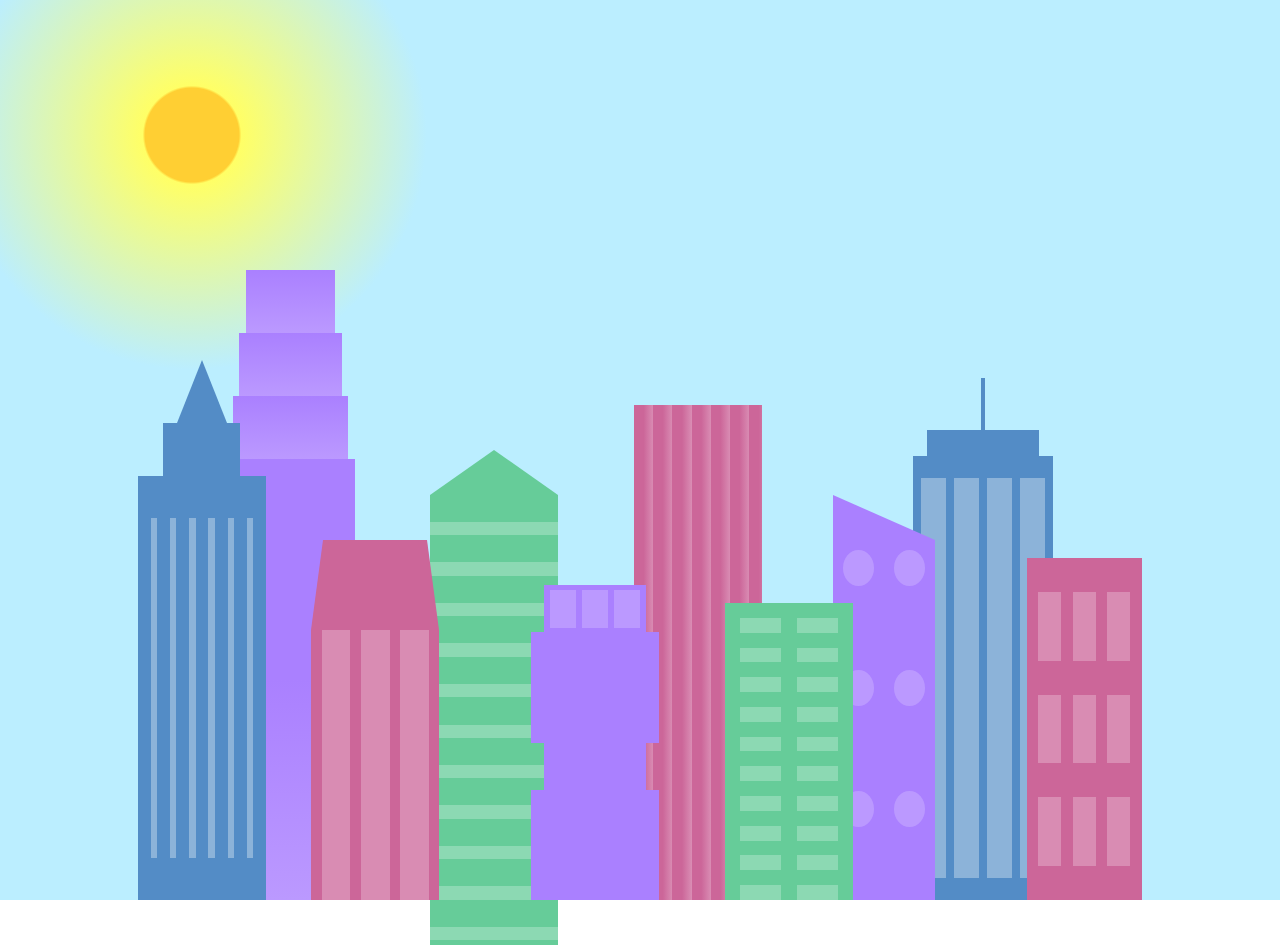
<file: city.html>
<!DOCTYPE html>
<html lang="en">    
  <head>
    <meta charset="UTF-8">
    <title>City Skyline</title>
    <link href="city.css" rel="stylesheet" />   
  </head>

  <body>
    <div class="background-buildings sky">
      <div></div>
      <div></div>
      <div class="bb1 building-wrap">
        <div class="bb1a bb1-window"></div>
        <div class="bb1b bb1-window"></div>
        <div class="bb1c bb1-window"></div>
        <div class="bb1d"></div>
      </div>
      <div class="bb2">
        <div class="bb2a"></div>
        <div class="bb2b"></div>
      </div>
      <div class="bb3"></div>
      <div></div>
      <div class="bb4 building-wrap">
        <div class="bb4a"></div>
        <div class="bb4b"></div>
        <div class="bb4c window-wrap">
          <div class="bb4-window"></div>
          <div class="bb4-window"></div>
          <div class="bb4-window"></div>
          <div class="bb4-window"></div>
        </div>
      </div>
      <div></div>
      <div></div>
    </div>

    <div class="foreground-buildings">
      <div></div>
      <div></div>
      <div class="fb1 building-wrap">
        <div class="fb1a"></div>
        <div class="fb1b"></div>
        <div class="fb1c"></div>
      </div>
      <div class="fb2">
        <div class="fb2a"></div>
        <div class="fb2b window-wrap">
          <div class="fb2-window"></div>
          <div class="fb2-window"></div>
          <div class="fb2-window"></div>
        </div>
      </div>
      <div></div>
      <div class="fb3 building-wrap">
        <div class="fb3a window-wrap">
          <div class="fb3-window"></div>
          <div class="fb3-window"></div>
          <div class="fb3-window"></div>
        </div>
        <div class="fb3b"></div>
        <div class="fb3a"></div>
        <div class="fb3b"></div>
      </div>
      <div class="fb4">
        <div class="fb4a"></div>
        <div class="fb4b">
          <div class="fb4-window"></div>
          <div class="fb4-window"></div>
          <div class="fb4-window"></div>
          <div class="fb4-window"></div>
          <div class="fb4-window"></div>
          <div class="fb4-window"></div>
        </div>
      </div>
      <div class="fb5"></div>
      <div class="fb6"></div>
      <div></div>
      <div></div>
    </div>
  </body>
</html>
</file>
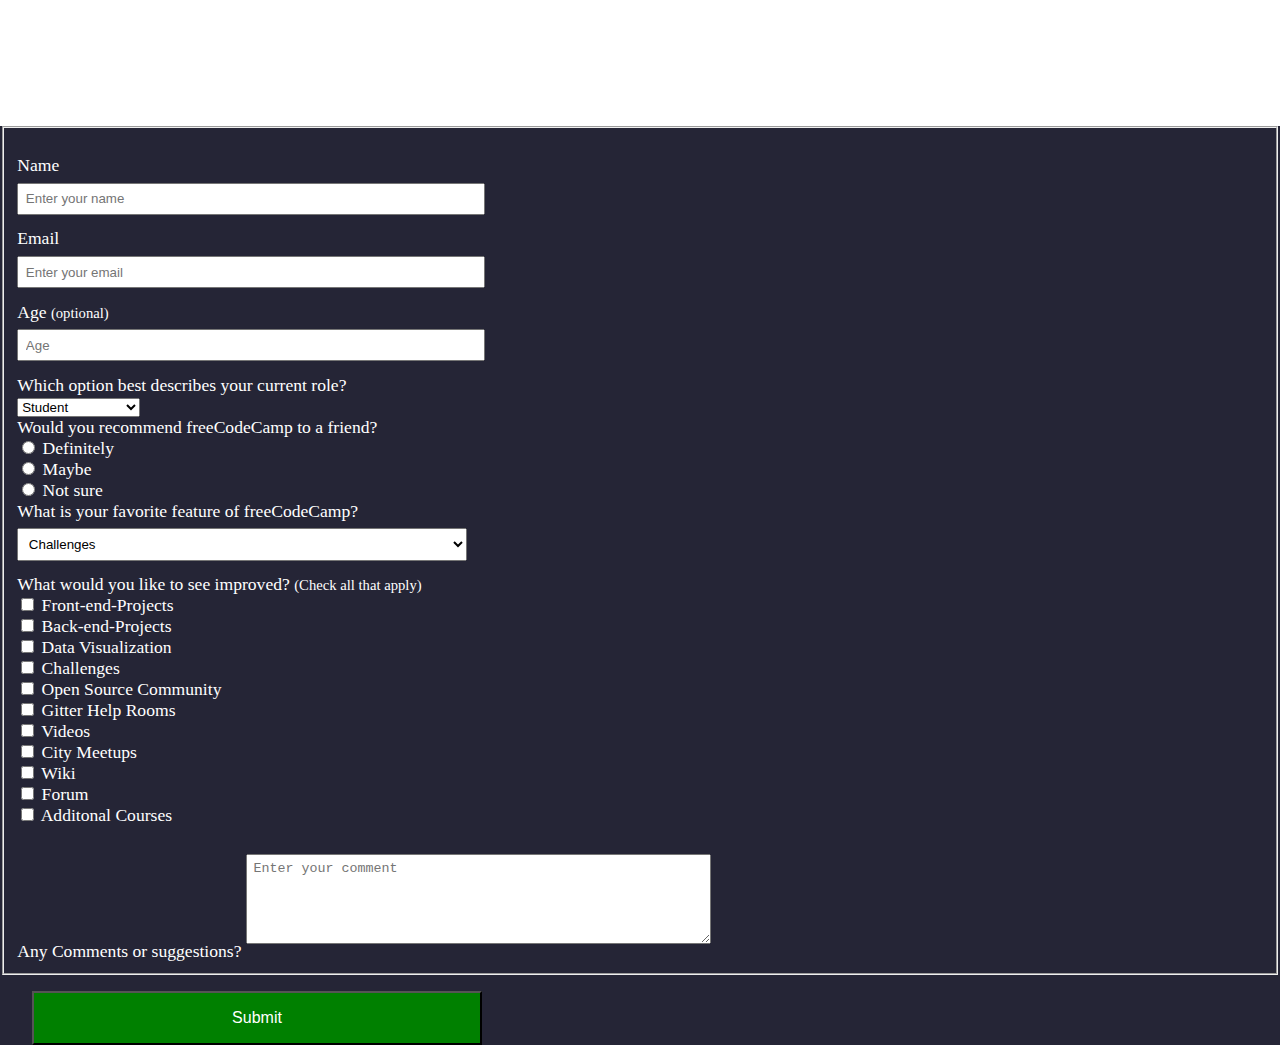
<file: form/form.html>
<!DOCTYPE html>
<html lang="en">
  
  <head>
    <meta charset="UTF-8">
    <title>Survey Form</title>
      <link rel="stylesheet" href="form.css">
  </head>

  <body>
    <h1 id="title">freeCodeCamp Survey Form</h1>
    <p id="description">Thank you for taking the time to help us improve the platform</p>
    <form action="" method="" id="survey-form">
    <fieldset>
     <br>
    <label for="name" id="name-label">Name</label>
    <br>
    <input id="name" type="text" placeholder="Enter your name" required class="inputs"> <br>
    <label for="email" id="email-label">Email</label> <br>
    <input id="email" type="email" placeholder="Enter your email" required class="inputs"> <br>
    <label for="number" id="number-label">Age <small>(optional)</small></label> <br>
    <input type="number" id="number" min="15" max="110"  placeholder="Age" class="inputs" > <br>

    <!--optional selection-->

    <label for="Which option best describes your current role?">Which option best describes your current role?</label><br>
    <select id="dropdown" name="Dropdown">
  <option value="student" class="inputs">Student</option>
  <option value="full time job">Full time Job</option>
  <option value="full time learner">Full time Learner</option>
  <option value="prefer not to say">Prefer not to say</option>
  <option value="other">Other</option>
</select>
    <br>
   
   
    <!--recommendation-->

    <label for="Would you recommend freeCodeCamp to a friend?">Would you recommend freeCodeCamp to a friend?</label> 
    <br>
    <input type="radio" id="deinately" name="name" value="Definately">
    <label for="definitely">Definitely</label>
    <br>
    <input type="radio" id="maybe" name="name" value="Maybe">
<label for=maybe>Maybe</label>
     <br>
    <input type="radio" id="not sure" name="name" value="Not sure">
<label for=>Not sure</label>
    <br>

    <label for="What is your favorite feature of freeCodeCamp?">What is your favorite feature of freeCodeCamp?</label> <br>
    
<select id="dropdown" name="Dropdown" class="inputs">
  <option value="challenges">Challenges</option>
  <option value="protects">Protects</option>
  <option value="community">Cummunity</option>
  <option value="open source">Open Sources</option>
</select>
    <br>
    <label for="What would you like to see improved? (Check all that apply)">What would you like to see improved? <small>(Check all that apply)</small></label> 
    <br>
    <input type="checkbox" value="front">
<label for="front-end-projects">Front-end-Projects</label>
<br>
<input type="checkbox" value="back">
<label for="back-end-projects">Back-end-Projects</label>
<br>
<input type="checkbox" value="data">
<label for="data visualization">Data Visualization</label>
<br>
<input type="checkbox" value="challenge">
<label for="challenges">Challenges</label>
<br>
<input type="checkbox" value="open">
<label for="open source community">Open Source Community</label>
<br>
<input type="checkbox" value="gitter">
<label for="gitter help rooms">Gitter Help Rooms</label>
<br>
<input type="checkbox" value="videos">
<label for="videos">Videos</label>
<br>
<input type="checkbox" value="city">
<label for="city meetups">City Meetups</label>
<br>
<input type="checkbox" value="wiki">
<label for="wiki">Wiki</label>
<br>
<input type="checkbox" value="forum">
<label for="Forum">Forum</label>
<br>
<input type="checkbox" value="courses">
<label for="additional courses">Additonal Courses</label>
<br><br>
<!--Comments or suggestions-->

<label for="comments or suggestions">Any Comments or suggestions?</label>
<textarea id="comments or suggestions" name="comment" placeholder="Enter your comment" cols="30" rows="5" class="inputs"></textarea>
 <br>
    </fieldset>
    <button type="submit" id="submit">Submit</button>
    </form>
  </body>
  </html>
</file>
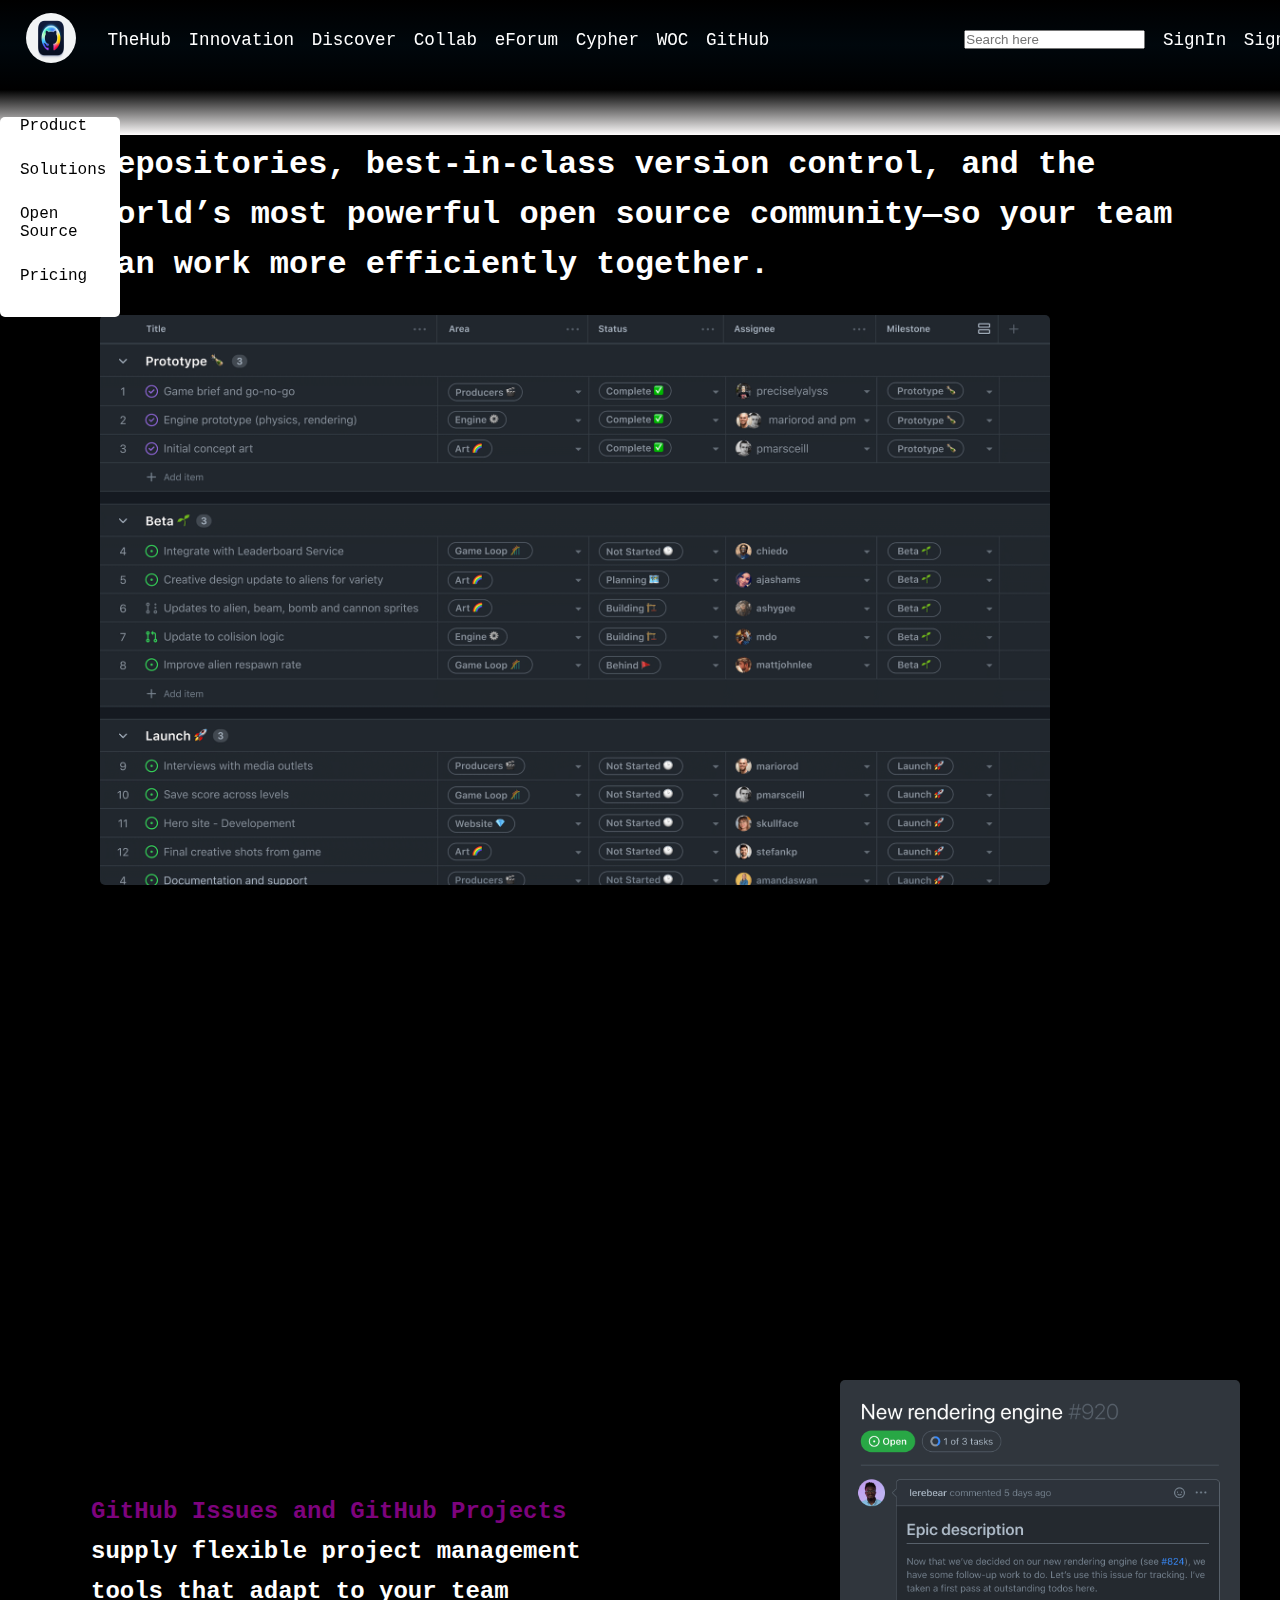
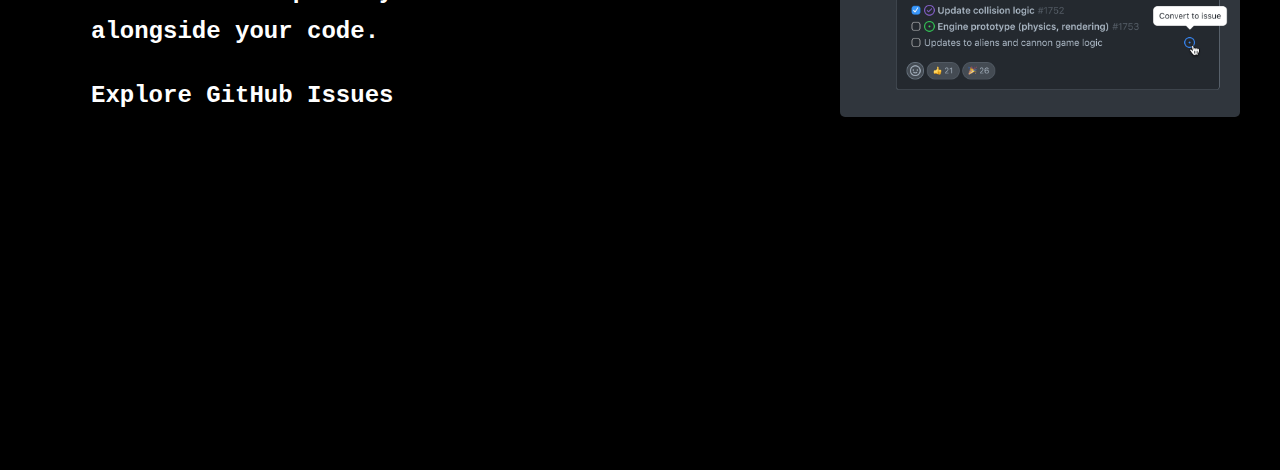
<file: GROUP_PROJECT_CONTENT/collab.html>
<!DOCTYPE html>
<html lang="en">
<head>
    <meta charset="UTF-8">
    <meta http-equiv="X-UA-Compatible" content="IE=edge">
    <meta name="viewport" content="width=device-width, initial-scale=1.0">
    <!-- <link rel="stylesheet" href="https://cdnjs.cloudflare.com/ajax/libs/font-awesome/6.2.1/css/all.min.css" integrity="sha512-MV7K8+y+gLIBoVD59lQIYicR65iaqukzvf/nwasF0nqhPay5w/9lJmVM2hMDcnK1OnMGCdVK+iQrJ7lzPJQd1w==" crossorigin="anonymous" referrerpolicy="no-referrer" /> -->
    <link rel="stylesheet" href="CSS/collab.css">
    <!-- <link rel="stylesheet" href="transition.css"> -->
    <title>Collab</title>
</head>
<body>
    <section class="navbar">
        <header>
            <nav>
                <div class="product">
      
                    <a href="index.html">
                        <img class="image" src="CSS/github.webp" alt="">
                    </a>
                    <i class="fas fa-chevron-right"></i>
                    <ul class="dropdown">
                        <li><a class="nav" href="#">Product</a></li>
                        <li><a class="nav" href="#">Solutions</a></li>
                        <li><a class="nav" href="#">Open Source</a></li>
                        <li><a class="nav" href="https://github.com/pricing">Pricing</a></li>
                    </ul>
                </div>
                <div class="main-nav">
                    <ul>
                        <li><a href="thehub.html">TheHub</a></li>
                        <li><a href="innovation.html">Innovation</a></li>
                        <li><a href="discover.html">Discover</a></li>
                        <li><a href="collab.html">Collab</a></li>
                        <li><a href="eForum.html">eForum</a></li>
                        <li><a href="cypher.html">Cypher</a></li>
                        <li><a href="woc.html">WOC</a></li>
                        <li><a href="footer.html">GitHub</a></li>
                        <div class="flex">
                            <li><input type="text" placeholder="Search here"></li>
                            <li><a href="Signin.html">SignIn</a></li>
                            <li><a href="SIGNUPLINK.html">SignUp</a></li>
                        </div>
                    </ul>
                </div>
            </nav>
        </header>
       </section>
    <section class="collab">
        <div class="text">
          <h2>
            <span>Supercharge collaboration.</span> We provide unlimited repositories, best-in-class version control, and the world’s most powerful open source community—so your team can work more efficiently together.
          </h2>
        </div>
        <div class="pics">
            <div class="pic1">
                <img src="CSS/issues-plan.webp" alt="description picture">
            </div>
            <div class="float">
                <div class="paragraph">
                    <h3>
                        <span>GitHub Issues and GitHub Projects</span> supply flexible project management tools that adapt to your team alongside your code. 
                    </h3>
                    <h4>
                        <a class="anchor" href="https://github.com/features/issues">Explore GitHub Issues <i class="fas fa-chevron-right"></i></a>  
                    </h4>
                </div>
                <div class="side-pic">
                    <img src="CSS/illu-projects.png" alt=" New rendering engine picture">
                </div>
            </div>
        </div>
    </section>
</body>
</html>
</file>
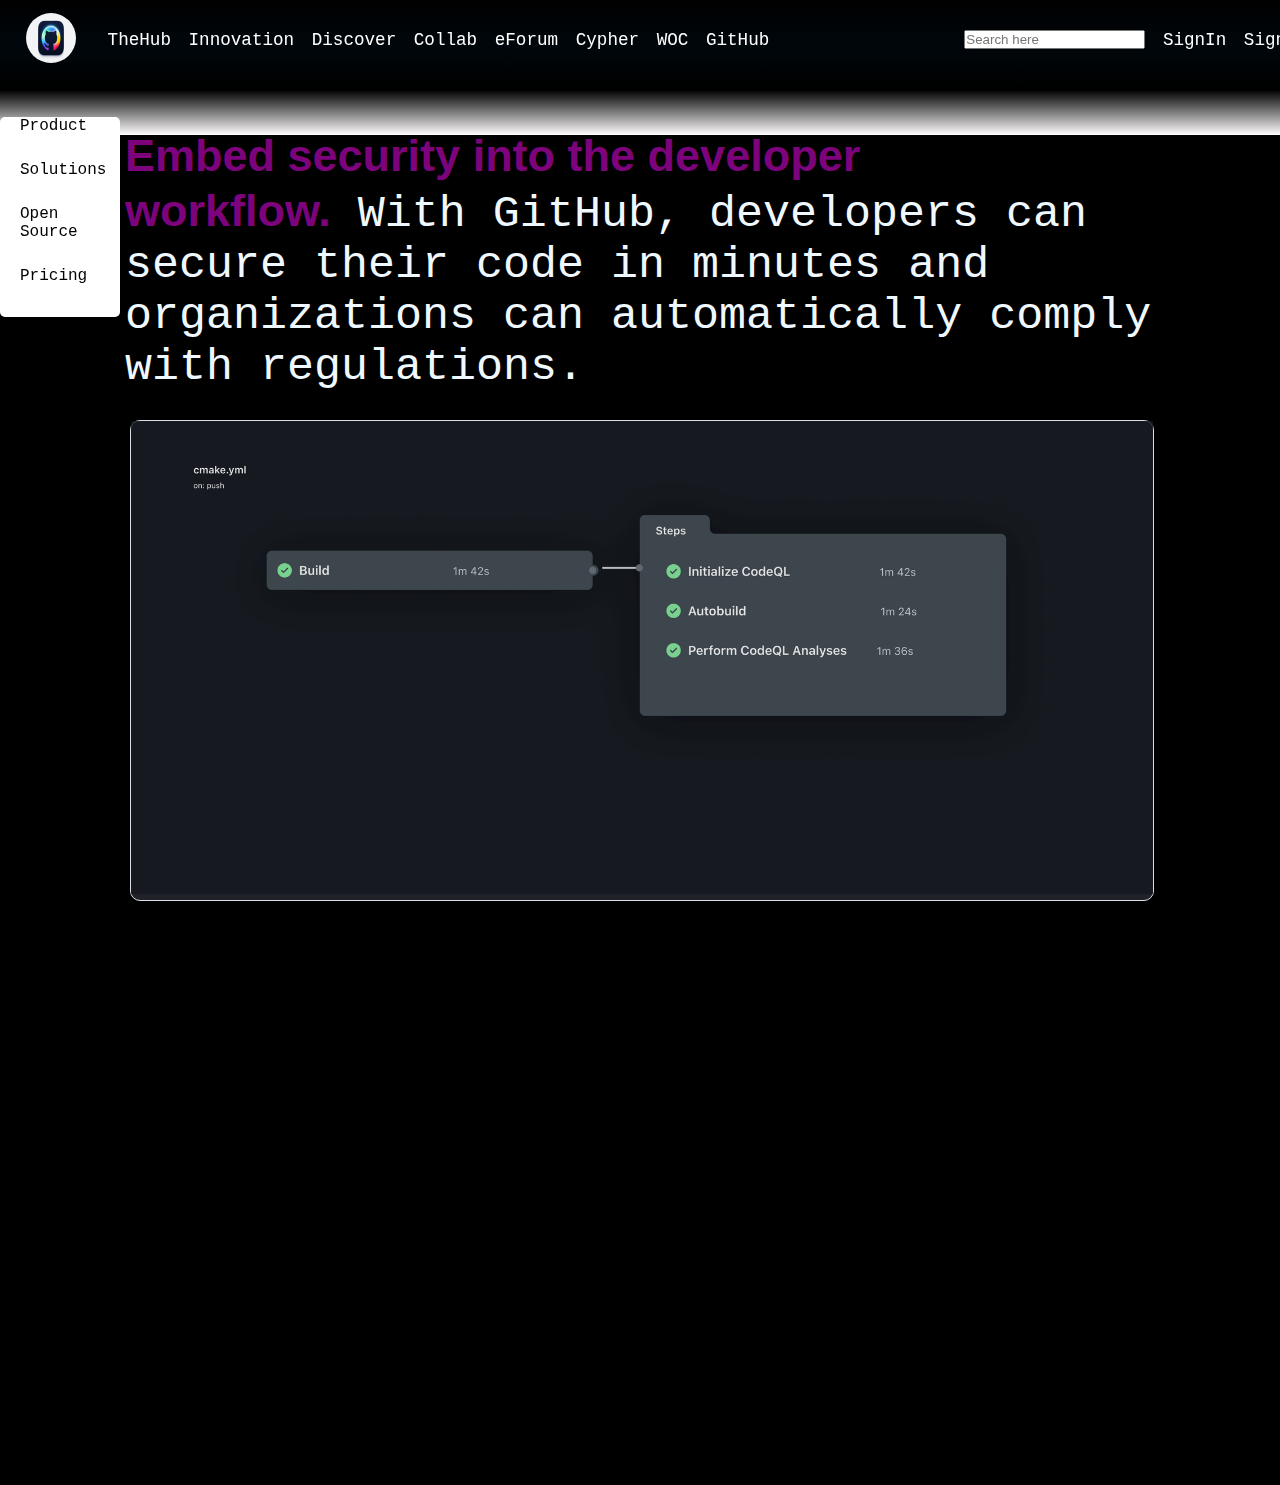
<file: GROUP_PROJECT_CONTENT/cypher.html>
<!DOCTYPE html>
<html lang="en">
<head>
  <meta charset="UTF-8">
  <meta name="viewport" content="width=device-width, initial-scale=1.0"> 
  <link rel="stylesheet" href="CSS/cypher.css">
<body>
    <section class="navbar">
        <header>
            <nav>
                <div class="product">
      
                    <a href="index.html">
                        <img class="image" src="CSS/github.webp" alt="">
                    </a>
                    <i class="fas fa-chevron-right"></i>
                    <ul class="dropdown">
                        <li><a class="nav" href="#">Product</a></li>
                        <li><a class="nav" href="#">Solutions</a></li>
                        <li><a class="nav" href="#">Open Source</a></li>
                        <li><a class="nav" href="https://github.com/pricing">Pricing</a></li>
                    </ul>
                </div>
                <div class="main-nav">
                    <ul>
                        <li><a href="thehub.html">TheHub</a></li>
                        <li><a href="innovation.html">Innovation</a></li>
                        <li><a href="discover.html">Discover</a></li>
                        <li><a href="collab.html">Collab</a></li>
                        <li><a href="eForum.html">eForum</a></li>
                        <li><a href="cypher.html">Cypher</a></li>
                        <li><a href="woc.html">WOC</a></li>
                        <li><a href="footer.html">GitHub</a></li>
                        <div class="flex">
                            <li><input type="text" placeholder="Search here"></li>
                            <li><a href="Signin.html">SignIn</a></li>
                            <li><a href="SIGNUPLINK.html">SignUp</a></li>
                        </div>
                    </ul>
                </div>
            </nav>
        </header>
       </section>
       <main>
    <h1> 
    Security
    </h1>
    <div>
       <p class="workflow">
       <em><b>Embed security into the developer <br>workflow.</b></em> With GitHub, developers can<br> secure their code in minutes and<br>organizations can automatically comply<br>with regulations.
       </p>
    </div>
    <div class="box1">
        <h2>
            <img class src="CSS/illu-ghas.webp" alt="github image">
        </h2>
    </div>
    </main>

</body>
</file>
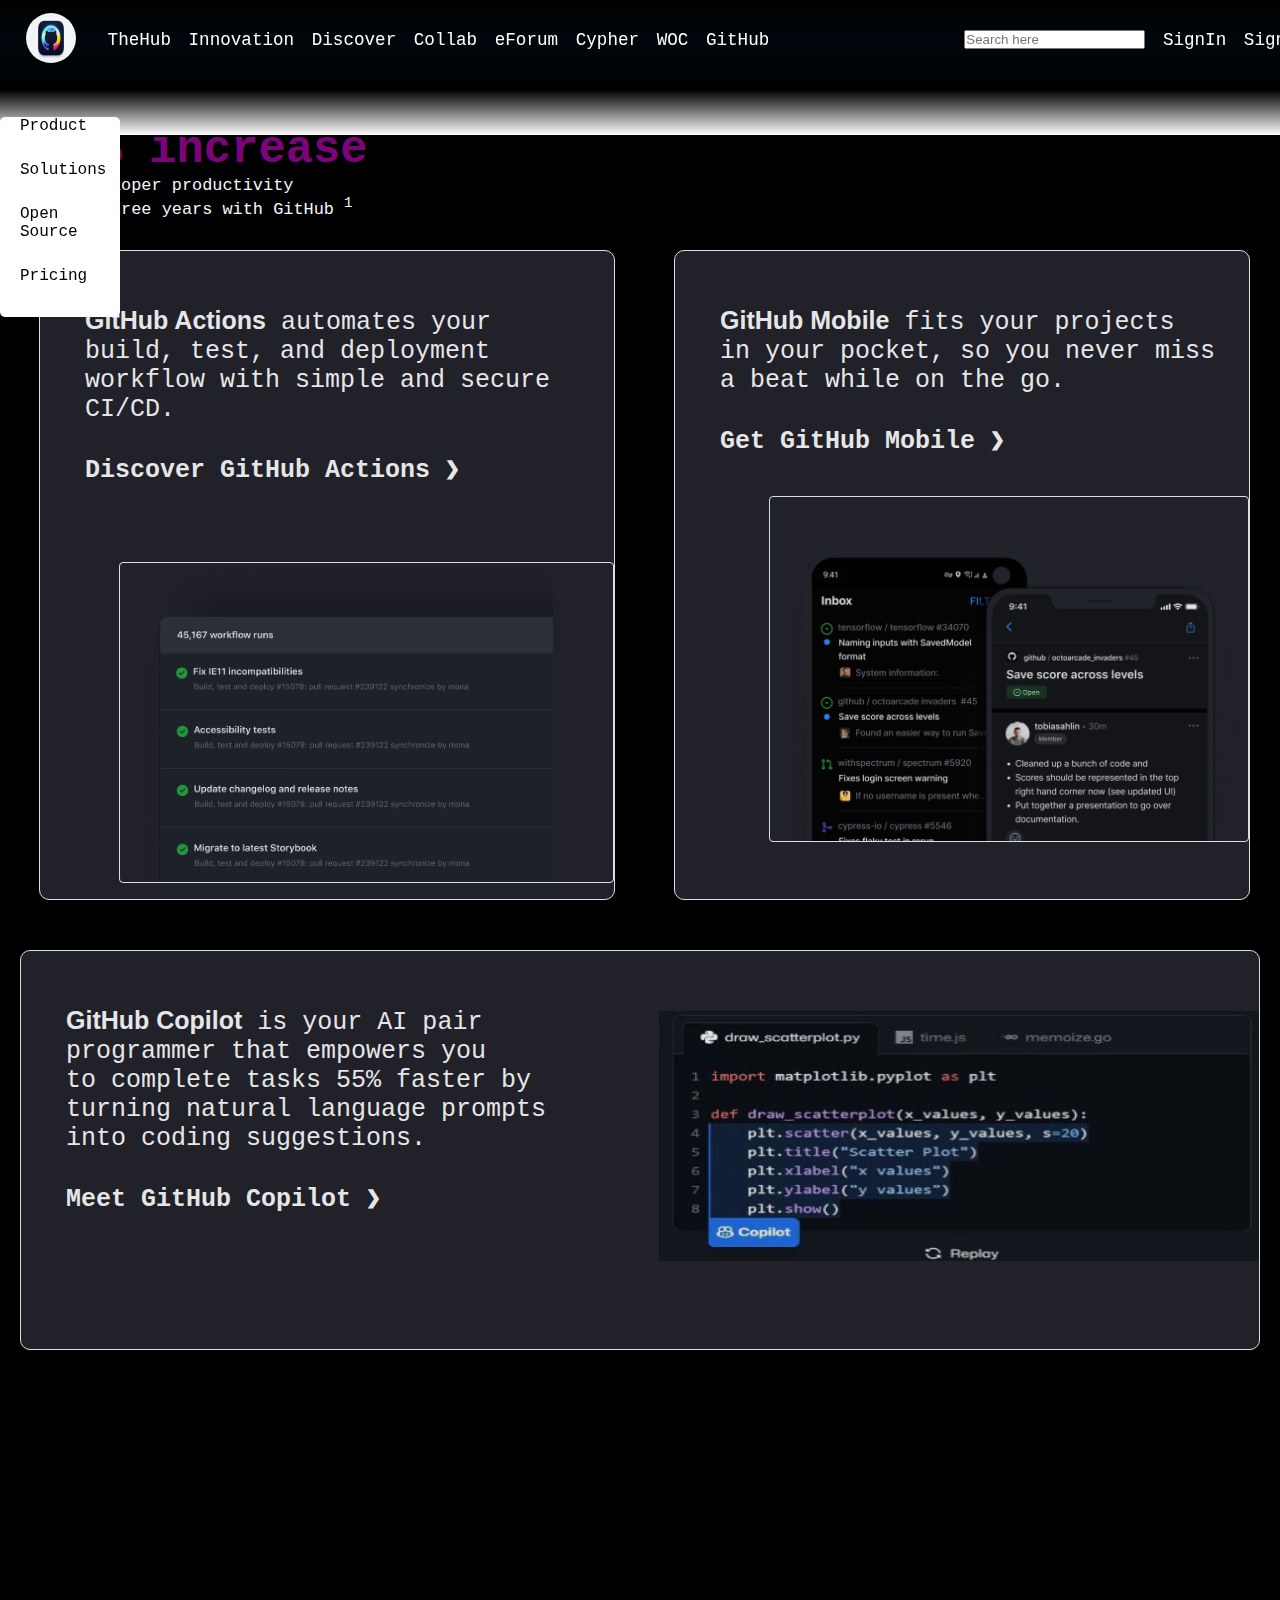
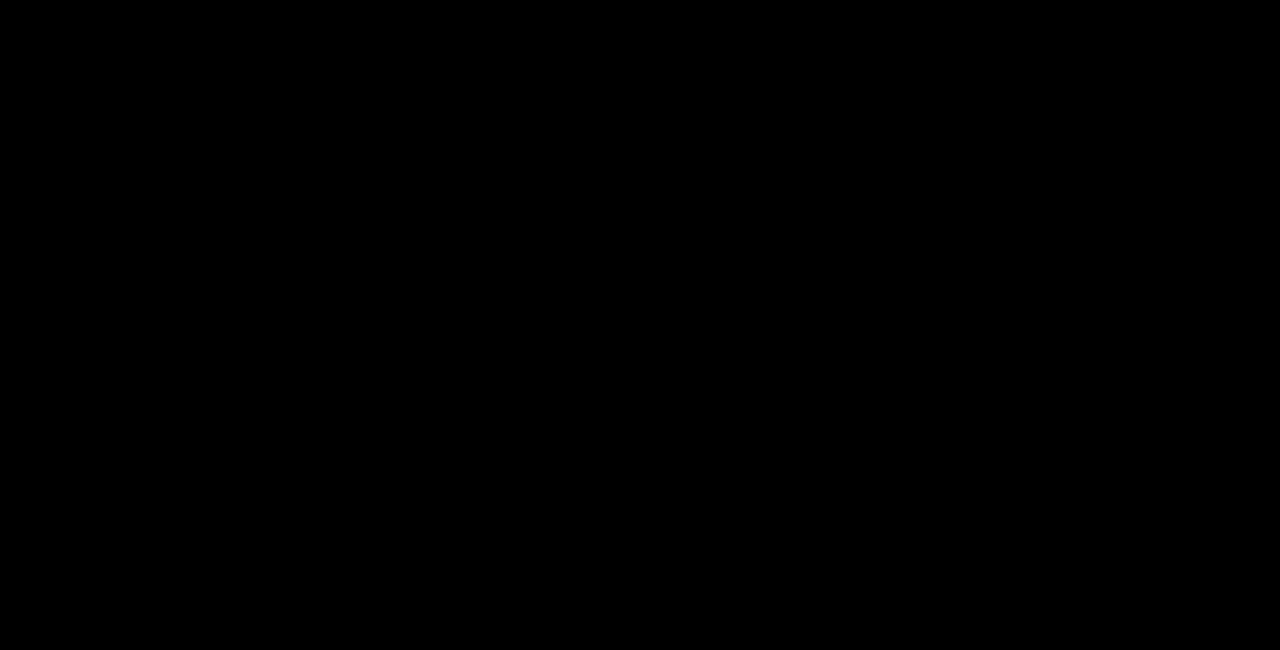
<file: GROUP_PROJECT_CONTENT/discover.html>
<!DOCTYPE html>
<html lang="en">
<head>
  <meta charset="UTF-8">
  <meta name="viewport" content="width=device-width, initial-scale=1.0"> 
  <link rel="stylesheet" href="CSS/discover.css">
<body>
  <section class="navbar">
    <header>
      <nav>
          <div class="product">

              <a href="index.html">
                  <img class="image" src="CSS/github.webp" alt="">
              </a>
              <i class="fas fa-chevron-right"></i>
              <ul class="dropdown">
                  <li><a class="nav" href="#">Product</a></li>
                  <li><a class="nav" href="#">Solutions</a></li>
                  <li><a class="nav" href="#">Open Source</a></li>
                  <li><a class="nav" href="https://github.com/pricing">Pricing</a></li>
              </ul>
          </div>
          <div class="main-nav">
              <ul>
                  <li><a href="thehub.html">TheHub</a></li>
                  <li><a href="innovation.html">Innovation</a></li>
                  <li><a href="discover.html">Discover</a></li>
                  <li><a href="collab.html">Collab</a></li>
                  <li><a href="eForum.html">eForum</a></li>
                  <li><a href="cypher.html">Cypher</a></li>
                  <li><a href="woc.html">WOC</a></li>
                  <li><a href="footer.html">GitHub</a></li>
                  <div class="flex">
                      <li><input type="text" placeholder="Search here"></li>
                      <li><a href="Signin.html">SignIn</a></li>
                      <li><a href="SIGNUPLINK.html">SignUp</a></li>
                  </div>
              </ul>
          </div>
      </nav>
  </header>
</section>
   <div class="none">
    <div class="cat">
      <button class="styled" type="button">Did you know?</button>
      
      <h1>
        22% increase
      </h1>

      <p class="onboarding">
        in developer productivity <br>
        after three years with GitHub
        <sup>1</sup>
      </p>
      
    </div>
   </div>
    <div class="box">
       <div class="box1">
          <p class="create">
           <em><b>GitHub Actions</b></em> automates your<br> build, test, and deployment<br> workflow with simple and secure <br>CI/CD.
          </p>

          <h2 class="hover">
            Discover GitHub Actions &#10095;
          </h2>
           <div>
             <img class="img1" src="CSS/illu-actions.webp" alt="github image">
           </div>
          </div>
    
        <div class="box2">
           <p class="real-time">
           <em><b>GitHub Mobile</b></em> fits your projects<br>in your pocket, so you never miss<br> a beat while on the go.    
           </p>

           <h2 class="hover">
            Get GitHub Mobile &#10095;
           </h2>
           <div>
            <img class="img2" src="CSS/illu-mobile.webp" alt="github image">
          </div>

       </div>
    </div>
    <!------------------------------Done ----------------------------->
    <!------------------------------Done ----------------------------->
    <!------------------------------Done ----------------------------->

    <div class="bottom-box">
        <div>
            <p class="create">
                <em><b>GitHub Copilot</b></em> is your AI pair<br> programmer that empowers you<br> to complete tasks 55% faster by <br>turning natural language prompts <br>into coding suggestions.
            </p>
            <h2 class="hover">
                Meet GitHub Copilot &#10095;
            </h2>
        </div>
        <div class="Action">
            <img class="action-pic" src="CSS/Code.jpeg" alt="action picture">
        </div>
    </div>

    
</body>
</html>
</file>
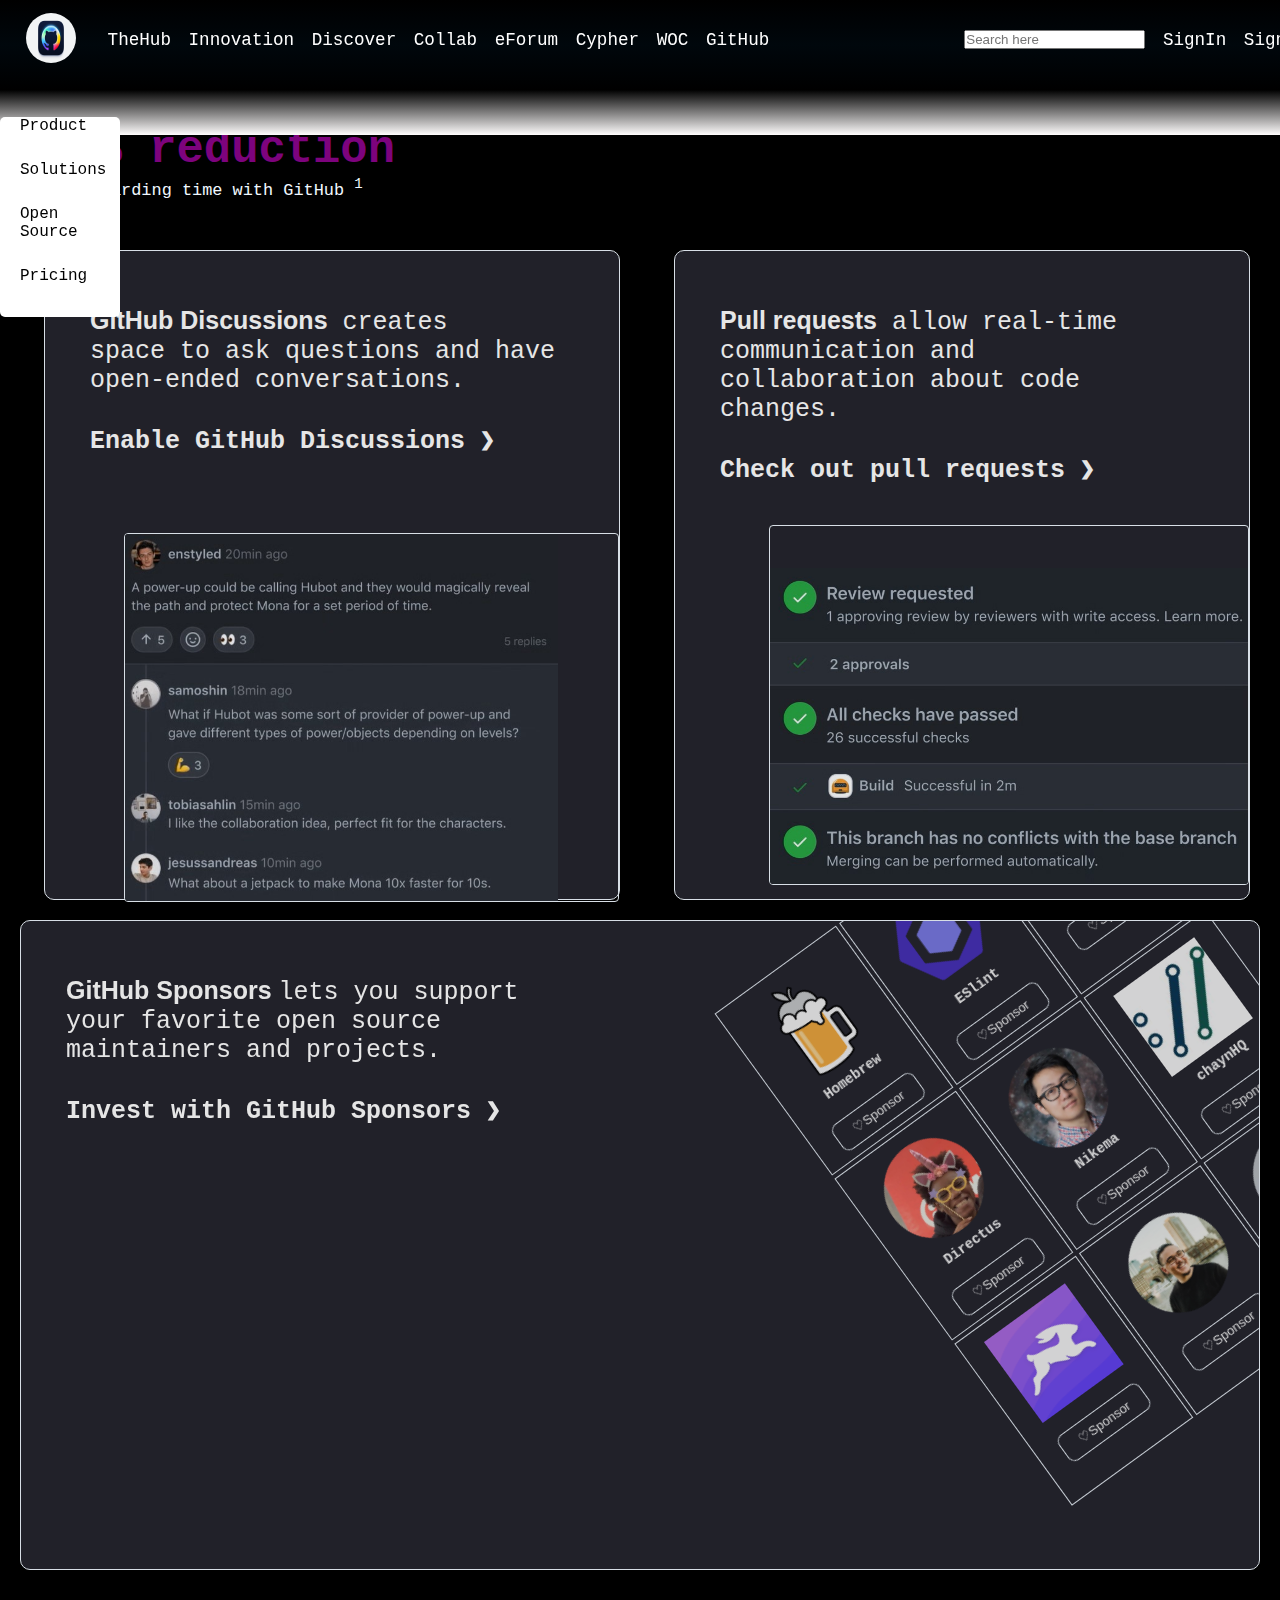
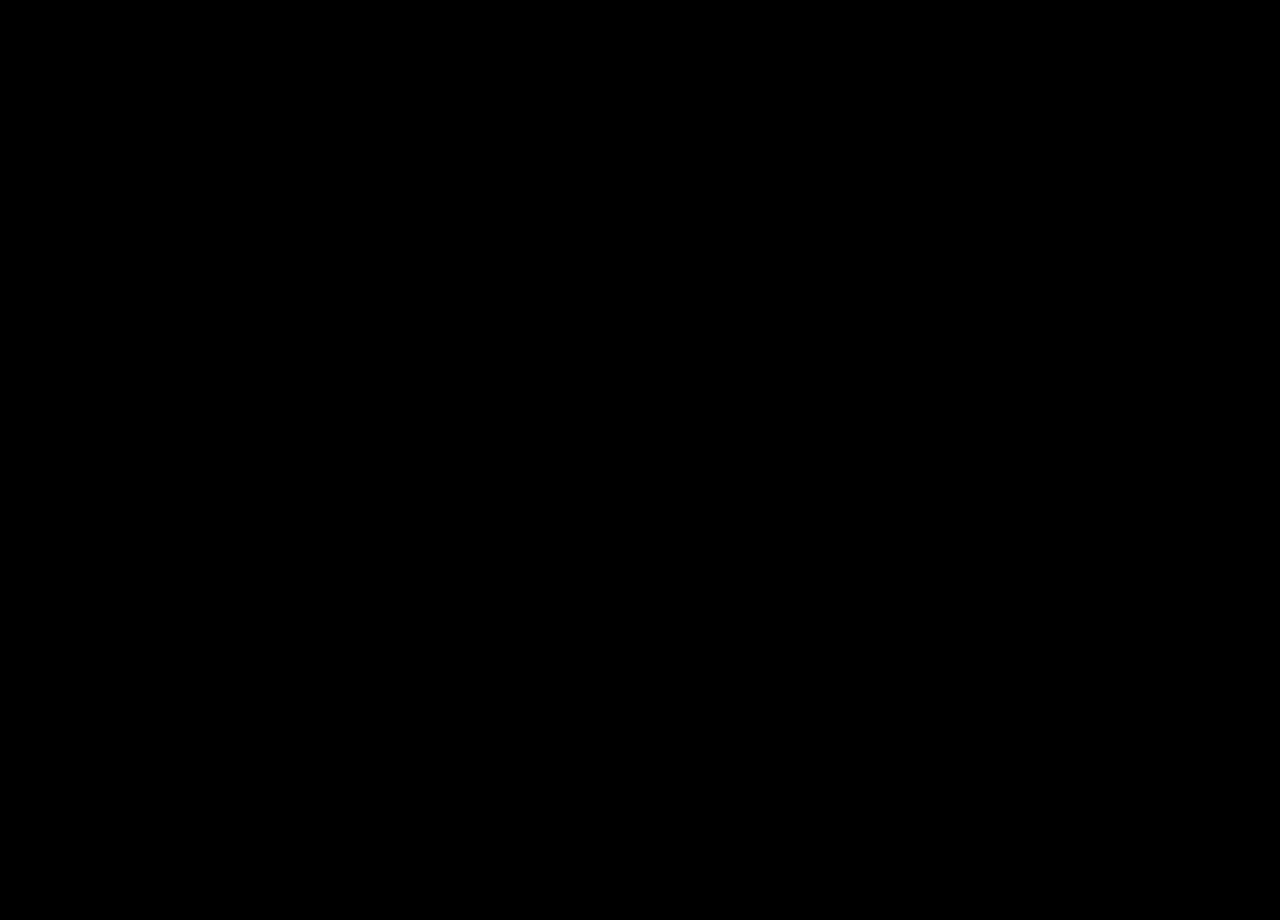
<file: GROUP_PROJECT_CONTENT/eForum.html>
<!DOCTYPE html>
<html lang="en">
<head>
  <meta charset="UTF-8">
  <meta name="viewport" content="width=device-width, initial-scale=1.0"> 
  <link rel="stylesheet" href="CSS/eForum.css">
<body>
    <section class="navbar">
        <header>
            <nav>
                <div class="product">
      
                    <a href="index.html">
                        <img class="image" src="CSS/github.webp" alt="">
                    </a>
                    <i class="fas fa-chevron-right"></i>
                    <ul class="dropdown">
                        <li><a class="nav" href="#">Product</a></li>
                        <li><a class="nav" href="#">Solutions</a></li>
                        <li><a class="nav" href="#">Open Source</a></li>
                        <li><a class="nav" href="https://github.com/pricing">Pricing</a></li>
                    </ul>
                </div>
                <div class="main-nav">
                    <ul>
                        <li><a href="thehub.html">TheHub</a></li>
                        <li><a href="innovation.html">Innovation</a></li>
                        <li><a href="discover.html">Discover</a></li>
                        <li><a href="collab.html">Collab</a></li>
                        <li><a href="eForum.html">eForum</a></li>
                        <li><a href="cypher.html">Cypher</a></li>
                        <li><a href="woc.html">WOC</a></li>
                        <li><a href="footer.html">GitHub</a></li>
                        <div class="flex">
                            <li><input type="text" placeholder="Search here"></li>
                            <li><a href="Signin.html">SignIn</a></li>
                            <li><a href="SIGNUPLINK.html">SignUp</a></li>
                        </div>
                    </ul>
                </div>
            </nav>
        </header>
       </section>
   <div class="cat">
      <button class="styled" type="button">Did you know?</button>
      
      <h1>
        80% reduction
      </h1>

      <p class="onboarding">
        in onboarding time with GitHub
        <sup>1</sup>
      </p>
      
    </div>
    <div class="box">
       <div class="box1">
          <p class="create">
           <em><b>GitHub Discussions</b></em> creates<br> space to ask questions and have<br> open-ended conversations.
          </p>

          <h2 class="hover">
            Enable GitHub Discussions &#10095;
          </h2>
           <div>
             <img class="img1" src="CSS/Box image 0.jpg" alt="github image">
           </div>
          </div>
    
        <div class="box2">
           <p class="real-time">
           <em><b>Pull requests</b></em> allow real-time<br>communication and<br> collaboration about code<br> changes.    
           </p>

           <h2 class="hover">
            Check out pull requests &#10095;
           </h2>
           <div>
            <img class="img2" src="CSS/Box image 2. .jpg" alt="github image">
          </div>

       </div>
    </div>
    <div class="colbox">
        <div>
            <p class="create">
                <em><b>GitHub Sponsors </b> </em>lets you support <br> your favorite open source<br>maintainers and projects.
            </p>
            <h2 class="hover">
                Invest with GitHub Sponsors &#10095;
            </h2>

        <div class="flex-container">
            <div class="pro1">
               <img class="image1" src="CSS/image 1.png" alt="profile picture">
               <h3>Homebrew</h3>
               <button class="styled2" type="button"> ♡Sponsor</button>
            </div>

            <div class="pro2">
                <img class="image2" src="CSS/image 2.png" alt="profile picture">
                <h3>ESlint</h3>
                <button class="styled2" type="button"> ♡Sponsor</button>
            </div>

            <div class="pro3">
                <img class="image3" src="CSS/image 3.jpg" alt="profile picture"> 
                <button class="styled2" type="button"> ♡Sponsor</button>
            </div>

            <div class="pro4">
                <img class="image4" src="CSS/image 4.jpg" alt="profile picture">
                <h3>Directus</h3>
                <button class="styled2" type="button"> ♡Sponsor</button>
            </div>

            <div class="pro5">
                <img class="image5" src="CSS/image 5.jpg" alt="profile picture">
                <h3>Nikema</h3>
                <button class="styled2" type="button"> ♡Sponsor</button>
            </div>

            <div class="pro6">
                <img class="image6" src="CSS/image 6.jpg" alt="profile picture"> 
                <h3>chaynHQ</h3>
                <button class="styled2" type="button"> ♡Sponsor</button>
            </div>

            <div class="pro7">
                <img class="image7" src="CSS/image 7.png" alt="profile picture">
                <button class="styled2" type="button"> ♡Sponsor</button>
            </div>

            <div class="pro8">
                <img class="image8" src="CSS/image 8.jpg" alt="profile picture">
                <button class="styled2" type="button"> ♡Sponsor</button>
            </div>

            <div class="pro9">
                <img class="image9" src="CSS/image 9.jpg" alt="profile picture">
                <button class="styled2" type="button"> ♡Sponsor</button>
            </div>

        </div>

        </div>

    </div>


</body>
</html>
</file>
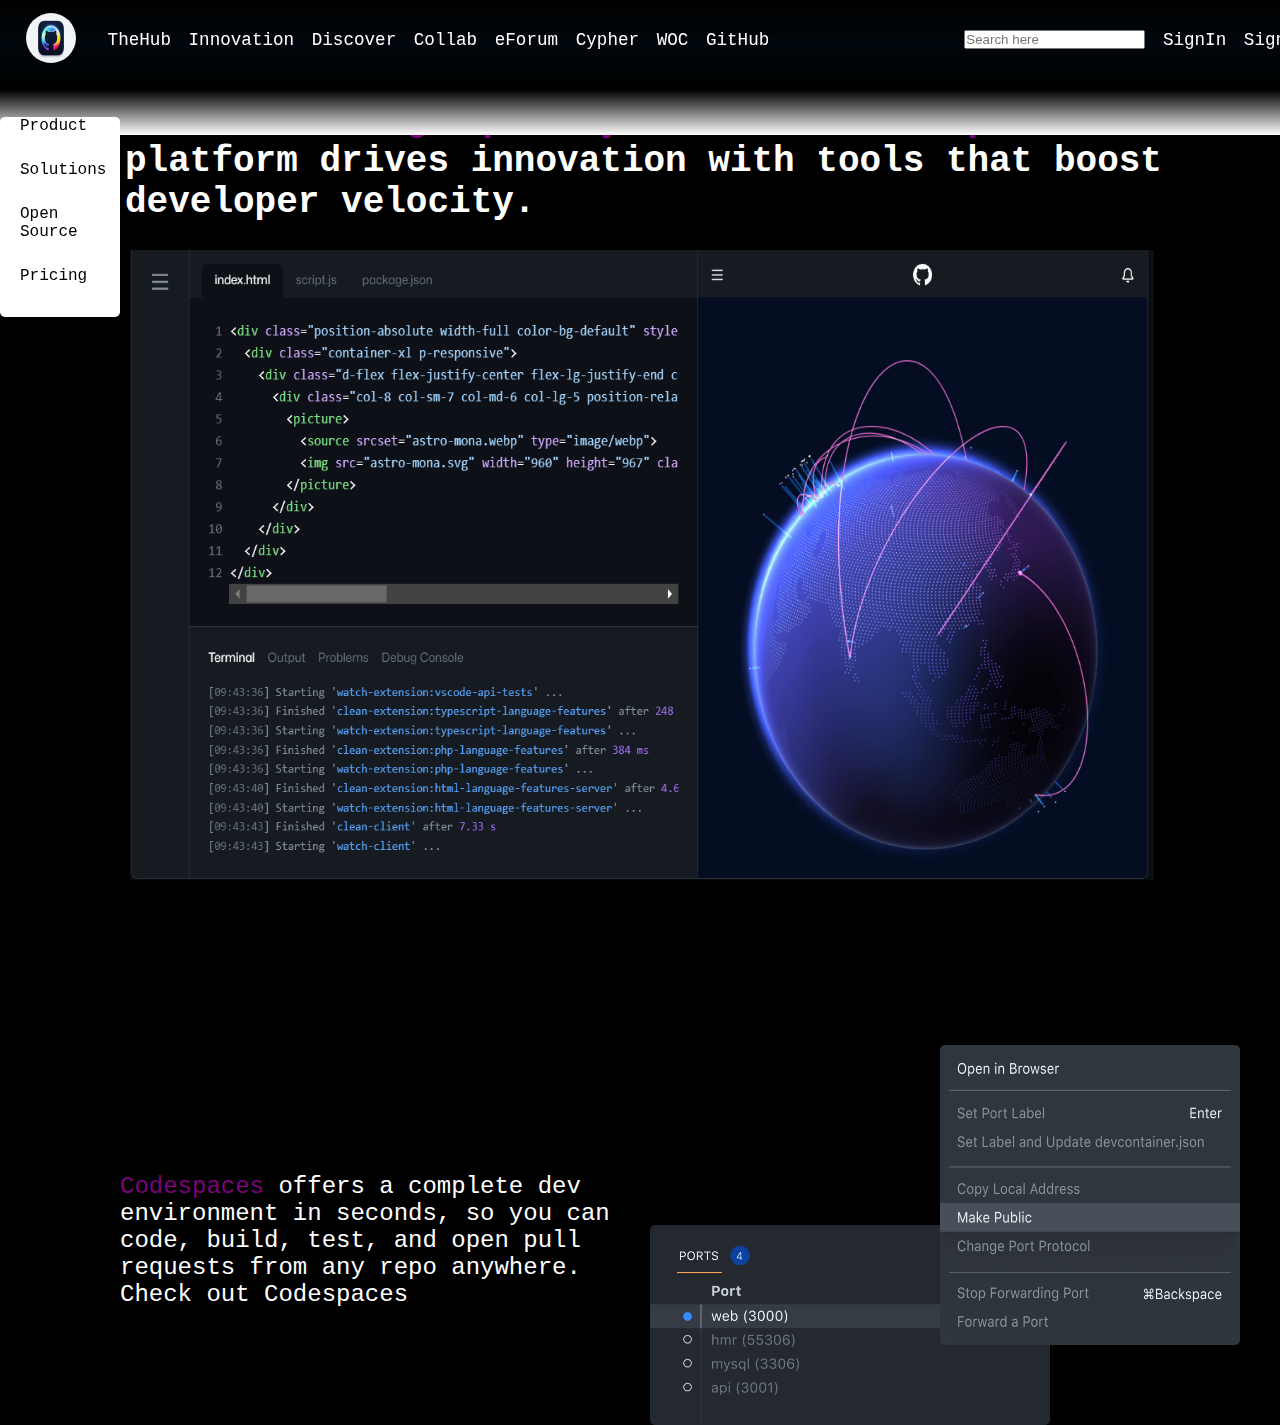
<file: GROUP_PROJECT_CONTENT/innovation.html>
<!DOCTYPE html>
<html lang="en">
<head>
    <meta charset="UTF-8">
    <meta http-equiv="X-UA-Compatible" content="IE=edge">
    <meta name="viewport" content="width=device-width, initial-scale=1.0">
    <!-- <link rel="stylesheet" href="https://cdnjs.cloudflare.com/ajax/libs/font-awesome/6.2.1/css/all.min.css" integrity="sha512-MV7K8+y+gLIBoVD59lQIYicR65iaqukzvf/nwasF0nqhPay5w/9lJmVM2hMDcnK1OnMGCdVK+iQrJ7lzPJQd1w==" crossorigin="anonymous" referrerpolicy="no-referrer" /> -->
    <link rel="stylesheet" href="CSS/innovation.css">
    <title>Innovation</title>
</head>
<body>
    <section class="navbar">
        <header>
            <nav>
                <div class="product">
      
                    <a href="index.html">
                        <img class="image" src="CSS/github.webp" alt="">
                    </a>
                    <i class="fas fa-chevron-right"></i>
                    <ul class="dropdown">
                        <li><a class="nav" href="#">Product</a></li>
                        <li><a class="nav" href="#">Solutions</a></li>
                        <li><a class="nav" href="#">Open Source</a></li>
                        <li><a class="nav" href="https://github.com/pricing">Pricing</a></li>
                    </ul>
                </div>
                <div class="main-nav">
                    <ul>
                        <li><a href="thehub.html">TheHub</a></li>
                        <li><a href="innovation.html">Innovation</a></li>
                        <li><a href="discover.html">Discover</a></li>
                        <li><a href="collab.html">Collab</a></li>
                        <li><a href="eForum.html">eForum</a></li>
                        <li><a href="cypher.html">Cypher</a></li>
                        <li><a href="woc.html">WOC</a></li>
                        <li><a href="footer.html">GitHub</a></li>
                        <div class="flex">
                            <li><input type="text" placeholder="Search here"></li>
                            <li><a href="Signin.html">SignIn</a></li>
                            <li><a href="SIGNUPLINK.html">SignUp</a></li>
                        </div>
                    </ul>
                </div>
            </nav>
        </header>
       </section>
    <section class="innovation">
        <div class="text">
            <h2>
                <span>Accelerate high-quality software development.</span> Our platform drives innovation with tools that boost developer velocity.
            </h2>
        </div>
        <div >
            <img class="image1" src="CSS/img1.png" alt=" github picture">
        </div>
        <div class="codespaces">
            <div class="description">
                <p id="code">
                    <span>Codespaces</span> offers a complete dev environment in seconds, so you can code, build, test, and open pull requests from any repo anywhere.
                </p>
                <a href=""> Check out Codespaces <i class="fas fa-chevron-right"></i></a>
            </div>
            <div class="picture">
                <img class="picture1" id="port" src="CSS/illo-ports.png" alt="">
                <img class="picture1" id="open" src="CSS/illo-context-menu.png" alt="">
            </div>
        </div>
    </section>
</body>
</html>
</file>
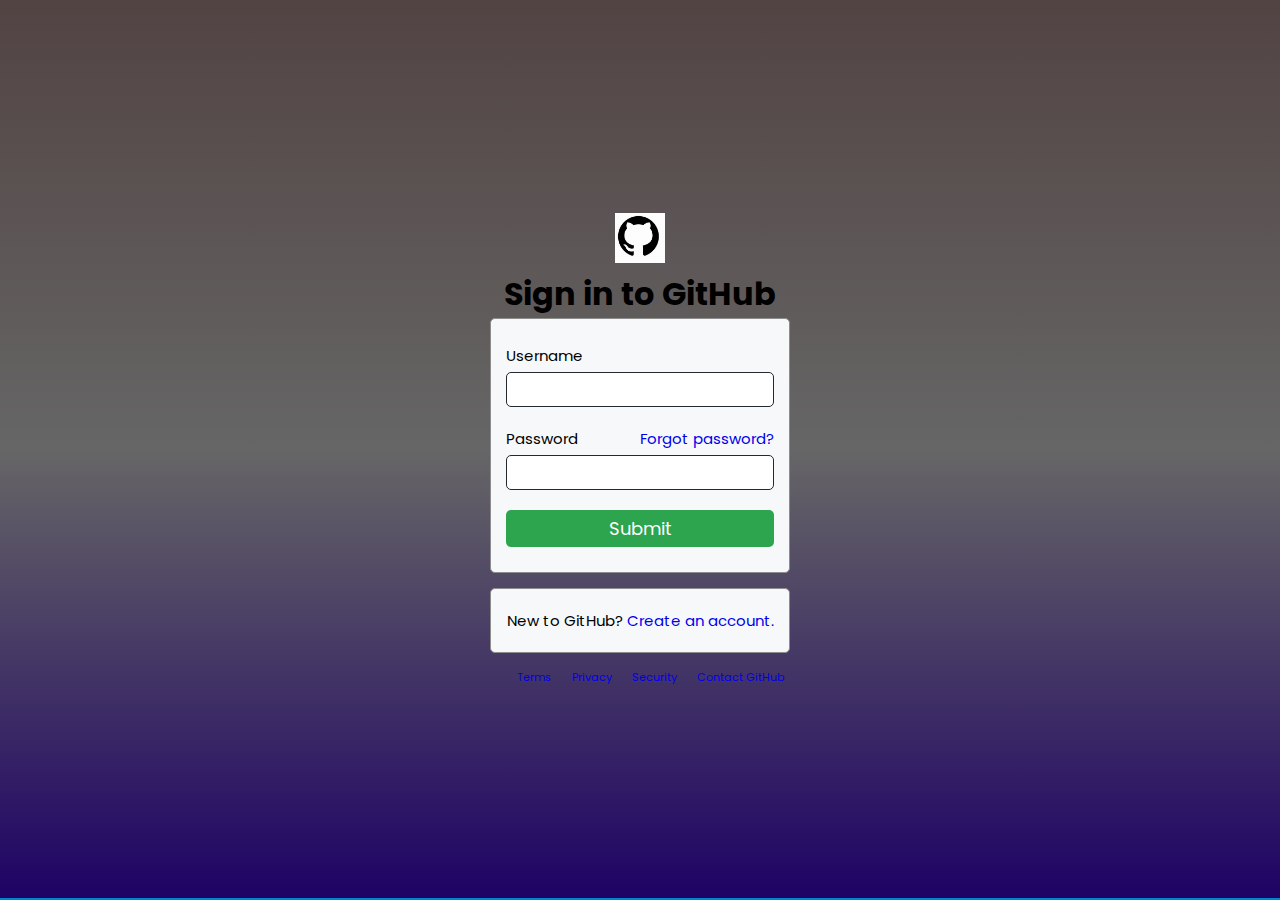
<file: GROUP_PROJECT_CONTENT/Signin.html>
<!DOCTYPE html>
<html lang="en">
<head>
  <meta charset="UTF-8">
  <meta name="viewport" content="width=device-width, initial-scale=1.0"> 
  <link rel="stylesheet" href="CSS/Signin.css">
  <title>Sign In</title>
</head>
  
<body>
    <div class="container">
      <div class="github-logo">
        <img src="CSS/th.jpg" alt="github img" width="50" height="50">
      </div>
      <h1 class="github-head">
        Sign in to GitHub
      </h1>
      <div class="login">
        <div class="input-box">
          <div class="input-label">Username</div>
          <input type="text" required>
        </div>
  
        <div class="input-box">
          <div class="input-label">
            <span>Password</span>
            <a href="https://github.com/password_reset">Forgot password?</a>
          </div>
          <input type="password" required>
        </div>
  
        <button class="submit" >
          Submit
        </button>
      </div>
  
      <div class="info">
        <span>New to GitHub? <a class="Create" href="https://github.com/signup?source=login">Create an account.</a></span>
      </div>
    
    
    
      <footer>
        <div class="flex">
          <p class="footer"><a href="https://docs.github.com/en/site-policy/github-terms/github-terms-of-service">Terms</a></p>
          <p class="footer"><a href="https://docs.github.com/en/site-policy/privacy-policies/github-privacy-statement">Privacy</a></p>
          <p class="footer"><a href="https://github.com/security">Security</a></p>
          <p class="footer"><a href="https://support.github.com/?tags=dotcom-direct">Contact GitHub</a></p>
        </div>
      </footer>
    </div>
</body>
</html>
</file>
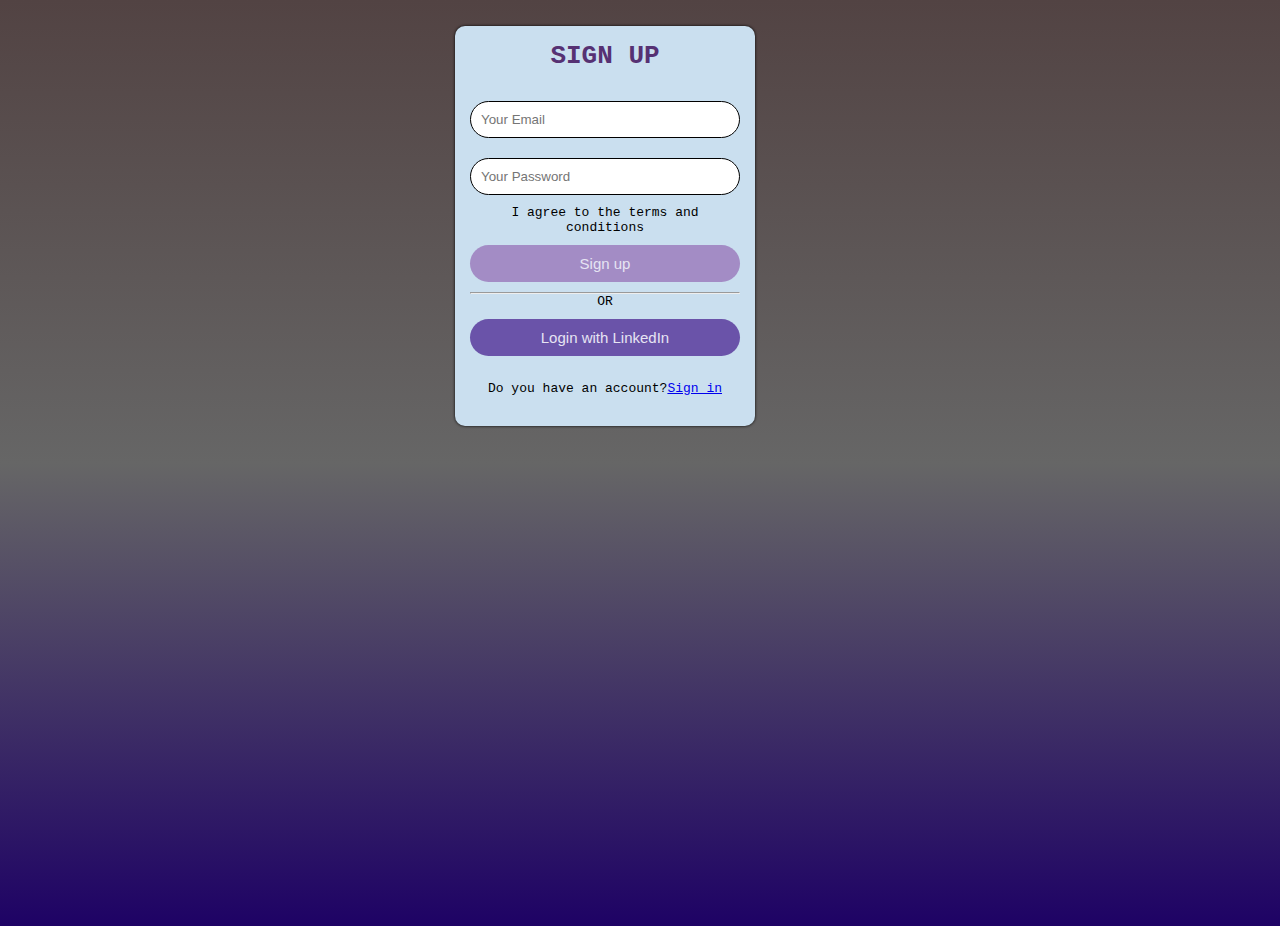
<file: GROUP_PROJECT_CONTENT/SIGNUPLINK.html>
<!DOCTYPE html>
<html lang="en">
<head>
    <meta charset="UTF-8">
    <meta http-equiv="X-UA-Compatible" content="IE=edge">
    <meta name="viewport" content="width=device-width, initial-scale=1.0">
    <link rel="stylesheet" href="CSS/SIGNUPLINK.css">
    <title>Sign Up Form</title>
</head>
<body>
    <div class="sign-up-forms">
        <h1>SIGN UP</h1>

        <form action="">
            <input type="email" class="input-box" placeholder="Your Email">
            <input type="password" class="input-box" placeholder="Your Password">
            <p>I agree to the terms and conditions</p>
            <button type="button" class="signup-btn">Sign up</button>
            <hr>
            <p class="or">OR</p>
            <button type="button" class="linkedin">Login with LinkedIn</button>
            <p class="sign-in">Do you have an account?<a href="#">Sign in</a></p>
        </form>
    </div>
</body>
</html>
</file>
<file: city.css>
:root {
    --building-color1: #aa80ff;
    --building-color2: #66cc99;
    --building-color3: #cc6699;
    --building-color4: #538cc6;
    --window-color1: #bb99ff;
    --window-color2: #8cd9b3;
    --window-color3: #d98cb3;
    --window-color4: #8cb3d9;
  }
  
  * {
    box-sizing: border-box;
  }
  
  body {
    height: 100vh;
    margin: 0;
    overflow: hidden;
  }
  
  .background-buildings, .foreground-buildings {
    width: 100%;
    height: 100%;
    display: flex;
    align-items: flex-end;
    justify-content: space-evenly;
    position: absolute;
    top: 0;
  }
  
  .building-wrap {
    display: flex;
    flex-direction: column;
    align-items: center;
  }
  
  .window-wrap {
    display: flex;
    align-items: center;
    justify-content: space-evenly;
  }
  
  .sky {
    background: radial-gradient(
        closest-corner circle at 15% 15%,
        #ffcf33,
        #ffcf33 20%,
        #ffff66 21%,
        #bbeeff 100%
      );
  }
  
  /* BACKGROUND BUILDINGS - "bb" stands for "background building" */
  .bb1 {
    width: 10%;
    height: 70%;
  }
  
  .bb1a {
    width: 70%;
  }
    
  .bb1b {
    width: 80%;
  }
    
  .bb1c {
    width: 90%;
  }
  
  .bb1d {
    width: 100%;
    height: 70%;
    background: linear-gradient(
        var(--building-color1) 50%,
        var(--window-color1)
      );
  }
  
  .bb1-window {
    height: 10%;
    background: linear-gradient(
        var(--building-color1),
        var(--window-color1)
      );
  }
  
  .bb2 {
    width: 10%;
    height: 50%;
  }
  
  .bb2a {
    border-bottom: 5vh solid var(--building-color2);
    border-left: 5vw solid transparent;
    border-right: 5vw solid transparent;
  }
  
  .bb2b {
    width: 100%;
    height: 100%;
    background: repeating-linear-gradient(
        var(--building-color2),
        var(--building-color2) 6%,
        var(--window-color2) 6%,
        var(--window-color2) 9%
      );
  }
  
  .bb3 {
    width: 10%;
    height: 55%;
    background: repeating-linear-gradient(
        90deg,
        var(--building-color3),
        var(--building-color3),
        var(--window-color3) 15%
      );
  }
  
  .bb4 {
    width: 11%;
    height: 58%;
  }
  
  .bb4a {
    width: 3%;
    height: 10%;
    background-color: var(--building-color4);
  }
  
  .bb4b {
    width: 80%;
    height: 5%;
    background-color: var(--building-color4);
  }
    
  .bb4c {
    width: 100%;
    height: 85%;
    background-color: var(--building-color4);
  }
  
  .bb4-window {
    width: 18%;
    height: 90%;
    background-color: var(--window-color4);
  }
  
  /* FOREGROUND BUILDINGS - "fb" stands for "foreground building" */
  .fb1 {
    width: 10%;
    height: 60%;
  }
  
  .fb1a {
    border-bottom: 7vh solid var(--building-color4);
    border-left: 2vw solid transparent;
    border-right: 2vw solid transparent;
  }
  
  .fb1b {
    width: 60%;
    height: 10%;
    background-color: var(--building-color4);
  }
    
  .fb1c {
    width: 100%;
    height: 80%;
    background: repeating-linear-gradient(
        90deg,
        var(--building-color4),
        var(--building-color4) 10%,
        transparent 10%,
        transparent 15%
      ),
      repeating-linear-gradient(
        var(--building-color4),
        var(--building-color4) 10%,
        var(--window-color4) 10%,
        var(--window-color4) 90%
      );
  }
  
  .fb2 {
    width: 10%;
    height: 40%;
  }
  
  .fb2a {
    width: 100%;
    border-bottom: 10vh solid var(--building-color3);
    border-left: 1vw solid transparent;
    border-right: 1vw solid transparent;
  }
  
  .fb2b {
    width: 100%;
    height: 75%;
    background-color: var(--building-color3);
  }
  
  .fb2-window {
    width: 22%;
    height: 100%;
    background-color: var(--window-color3);
  }
  
  .fb3 {
    width: 10%;
    height: 35%;
  }
    
  .fb3a {
    width: 80%;
    height: 15%;
    background-color: var(--building-color1);
  }
    
  .fb3b {
    width: 100%;
    height: 35%;
    background-color: var(--building-color1);
  }
  
  .fb3-window {
    width: 25%;
    height: 80%;
    background-color: var(--window-color1);
  }
  
  .fb4 {
    width: 8%;
    height: 45%;
    position: relative;
    left: 10%;
  }
  
  .fb4a {
    border-top: 5vh solid transparent;
    border-left: 8vw solid var(--building-color1);
  }
  
  .fb4b {
    width: 100%;
    height: 89%;
    background-color: var(--building-color1);
    display: flex;
    flex-wrap: wrap;
  }
  
  .fb4-window {
    width: 30%;
    height: 10%;
    border-radius: 50%;
    background-color: var(--window-color1);
    margin: 10%;
  }
  
  .fb5 {
    width: 10%;
    height: 33%;
    position: relative;
    right: 10%;
    background: repeating-linear-gradient(
        var(--building-color2),
        var(--building-color2) 5%,
        transparent 5%,
        transparent 10%
      ),
      repeating-linear-gradient(
        90deg,
        var(--building-color2),
        var(--building-color2) 12%,
        var(--window-color2) 12%,
        var(--window-color2) 44%
      );
  }
  
  .fb6 {
    width: 9%;
    height: 38%;
    background: repeating-linear-gradient(
        90deg,
        var(--building-color3),
        var(--building-color3) 10%,
        transparent 10%,
        transparent 30%
      ),
      repeating-linear-gradient(
        var(--building-color3),
        var(--building-color3) 10%,
        var(--window-color3) 10%,
        var(--window-color3) 30%
      );
  }
  
  @media (max-width: 1000px) {
    :root {
      --building-color1: #000;
      --building-color2: #000;
      --building-color3: #000;
      --building-color4: #000;
      --window-color1: #7777;
      --window-color2: #7777;
      --window-color3: #7777;
      --window-color4: #7777;
    }
    .sky {
      background: radial-gradient(
          closest-corner circle at 15% 15%,
          #ccc,
          #ccc 20%,
          #445 21%,
          #223 100%
        );
    }
  }
</file>
<file: form/form.css>
body{
    background-image: url(https://img.freepik.com/free-vector/dark-low-poly-background_1048-7971.jpg?w=2000);
    font-family:Roman;
    font-size: 1.1rem;
    color: white;
    width: 100%;
    height: 100%;
    margin: 0 auto;
    width: 500
    
  }
  
  h1, p{
    text-align: center;
  }
  
  
  form{
    background-color: rgb(37, 37, 54);
  
  }
  .inputs{
    width: 450px;
    margin-top: 0.5em;
    margin-bottom: 1em;
    padding: 0.5em;
  }
  button[type="submit"]{
    background-color: green;
    width: 450px;
    margin-top: 1em;
    margin-left: 2em;
    padding: 1em;
    color: #fff;
    font-size: 1rem;
  
  }
</file>
<file: GROUP_PROJECT_CONTENT/CSS/collab.css>
*{
    margin: 0;
    padding: 0;
    box-sizing: border-box;
}
body{
    min-height: 100vh;
  
  
}
.navbar{
    width: 100%;
    
    font-family: monospace;
   
 }
 nav{
    
    background:linear-gradient(#000000,#00070c,#000000,#fffdfd);
    width: 100%;
    height: 15vh;
    position: fixed;
    z-index: 999;
 
 }
 
 
.product li{
    list-style: none;
    margin-bottom: 2em;
    margin-left: 20px;
   
}
 
.product .image{
    margin: 1em 0 0 2em;
    width: 50px;
    height: 50px;
    border-radius: 100%;
    cursor:grab;
 
}
 
.product{
    width: 100px;
}
 
.fas{
    color: #fff;
    position: absolute;
    top: 100px;
    left: 0;
   
}
 
.dropdown{
    display: none;
    background-color: #fff;
    width: 120px;
    height: 200px;
    border-radius: 5px;
    margin-top: 50px;
   
}
 
 
.product:hover .dropdown{
    display: block;
   
}
 
 
.nav{
   
    font-size: 1rem;
    color: #000;
    text-decoration: none;
   
   
}
.main-nav ul{
    display: flex;
    justify-content: center;
    position: fixed;
    top: 30px;
    left: 90px;
}
.main-nav ul li{
    list-style: none;
   
}
 
.main-nav ul li a{
    text-decoration: none;
    color: #fff;
    font-size: 1.1rem;
    margin-left: 1em;
   
}
.flex{
    display: flex;
    margin-left: 15em;
}

body{
    background-color: #000;
    height: 230vh;
}

.collab{
    width: 100%;
    font-family: monospace;
    display: grid;
    place-items: center;
    color: #fff;
}
.heading{
    font-size: 2.5rem;
    margin-top: 1em ;
    margin-bottom: -2em;
}
.text{
    margin-top: 2em;
    line-height: 50px;
    position: absolute;
    top: 0;
    left: 33px;
    animation-name: animation1;
    animation-duration: 10s;
    animation-iteration-count: 1;
}

@keyframes animation1{
    0% {top:-200%;}
    100%{top:0;}
  }

span{
    color: rgb(125, 3, 125);
}
h2{
    font-size: 2rem;
    padding: 2em;
}

.pic1{
    width: 950px;
    margin-top: 5em;
    position: absolute;
    top: 250px;
    left: 100px;
    animation-name: animation2;
    animation-duration: 9s;
    animation-iteration-count: 1; 
}

@keyframes animation2{
    from{left:-600%;}
      to{left:100px;}
}

.pics img{
    width: 100%;
    border-radius: 5px;
   
}
.float{
    
    position: absolute;
     top: 160%;
     left: 0;
     right: 40px;
     animation-name: animation3;
     animation-duration: 8s;
     animation-iteration-count: 1;
}

@keyframes animation3{
    0% {top:-400%;}
    100%{top:160%;}
  }
 
.paragraph{
    width: 50%;
    padding: 4em 0 0 7em;
   
}



h3{
    font-size: 1.5rem;
    margin-bottom: 30px;
    line-height: 40px;
}

h4{
    font-size: 1.5rem;
    position: relative;
}
.anchor{
    color: #fff;
    text-decoration: none;
}
    

.anchor::after{
   content:"";
   height: 2px;
   width: 0;
   background: #fff;
   display: block;
   transition: .3s ease-in-out;
   
}

.anchor:hover::after{
    content:"";
    height: 2px;
    width: 280px;
    background: #fff;
    display: block;
    
    
 }
.fas{
    color: #fff;
}

.fas::after{
    content:"";
    height: 2px;
    width: 0;
    background: #fff;
    display: block;
    transition: .3s ease-in-out;
    position: absolute;
    left: 283px;
    top: 12px;


    
 }
 
 .fas:hover::after{
     content:"";
     height: 2px;
     width: 20px;
     background: #fff;
     display: block;
 }
.side-pic{
    width: 400px;
    position: absolute;
    right: 0;
    top: -60px;
}




@media screen and (max-width: 992px) {
  body {
	background-color: blue;
  }
  .navbar{
    flex: 50%;
    width: 50%;
   }
  .collab {
	width: 50%;
  }
  div{
	font-size: 50px;
	padding: 50px;
/* 	border: 8px solid black;
 */	background:none;
  }
}
</file>
<file: GROUP_PROJECT_CONTENT/CSS/cypher.css>
*{
    margin:0;
    padding:0;
    box-sizing: border-box;
}

body{
    width: 100%;
    background:#000;
    height: 165vh;
    font-family: monospace;
}


 nav{
    background:linear-gradient(#000000,#00070c,#000000,#fffdfd);
    width: 100%;
    height: 15vh;
    position: fixed;
    z-index: 999;
 
 }
 
 
.product li{
    list-style: none;
    margin-bottom: 2em;
    margin-left: 20px;
   
}
 
.product .image{
    margin: 1em 0 0 2em;
    width: 50px;
    height: 50px;
    border-radius: 100%;
    cursor:grab;
 
}
 
.product{
    width: 100px;
}
 
.fas{
    color: #fff;
    position: absolute;
    top: 100px;
    left: 0;
   
}
 
.dropdown{
    display: none;
    background-color: #fff;
    width: 120px;
    height: 200px;
    border-radius: 5px;
    margin-top: 50px;
   
}
 
 
.product:hover .dropdown{
    display: block;
   
}
 
 
.nav{
   
    font-size: 1rem;
    color: #000;
    text-decoration: none;
   
   
}
.main-nav ul{
    display: flex;
    justify-content: center;
    position: fixed;
    top: 30px;
    left: 90px;
}
.main-nav ul li{
    list-style: none;
   
}
 
.main-nav ul li a{
    text-decoration: none;
    color: #fff;
    font-size: 1.1rem;
    margin-left: 1em;
   
}
.flex{
    display: flex;
    margin-left: 15em;
}

 
h1{
    font-size: 2em;
    color:white;
    margin-left: 50px;
    width: 100%;
  position: absolute;
  top: 100px;
  right: -52px ;
  animation-name:animation4;
  animation-duration: 6s;
  animation-iteration-count: 1;
  }

  @keyframes animation4{
    0%{right:450%;}
    100%{right:-55px}
  }
 
p{
    font-size: 45px;  
    margin-left: 120px;
    color: aliceblue;
}
 
em{
    font: 1em sans-serif;
    color: rgb(125, 3, 125);
}
.workflow{
    position: absolute;
    top: 130px;
    left: 5px;
    animation-name: animation1;
    animation-duration: 5s;
    animation-iteration-count: 1;
   }
   @keyframes animation1{
    0% {top:-400%;}
    100%{top:130px;}
  }

.box1{
    background-color: rgb(37, 37, 46);
    width: 80%;
    /* height: 70%; */
    opacity: 0.9;
    color: white;
    border: 0.2px solid;
    border-color:aliceblue;
    border-radius: 10px;
    margin-top: 20px;  
    position: absolute;
    top: 400px;
    left: 130px;
    animation-name: animation2;
    animation-duration: 9s;
    animation-iteration-count: 1;
   }
   @keyframes animation2{
    from{left:-600%;}
      to{left:11%;}
}
 
img{
max-width: 100%;  
}
</file>
<file: GROUP_PROJECT_CONTENT/CSS/discover.css>
*{
    margin: 0;
    padding: 0;
    box-sizing: border-box;
   }

   body{
    /* background: linear-gradient(rgb(28, 27, 36),rgb(92, 85, 92),#3d372e); */
    background-color: #000;
    font-family: monospace;
    height: 250vh;
}

   .navbar{
    width: 100%;
    height: 100px;
    font-family: monospace;
   
 }
 nav{
    background:linear-gradient(#000000,#00070c,#000000,#fffdfd);
    width: 100%;
    height: 15vh;
    position: fixed;
    z-index: 1;
 
 }
 
 
.product li{
    list-style: none;
    margin-bottom: 2em;
    margin-left: 20px;
   
}
 
.product .image{
    margin: 1em 0 0 2em;
    width: 50px;
    height: 50px;
    border-radius: 100%;
    cursor:grab;
 
}
 
.product{
    width: 100px;
}
 
.fas{
    color: #fff;
    position: absolute;
    top: 100px;
    left: 0;
   
}
 
.dropdown{
    display: none;
    background-color: #fff;
    width: 120px;
    height: 200px;
    border-radius: 5px;
    margin-top: 50px;
   
}
 
 
.product:hover .dropdown{
    display: block;
   
}
 
 
.nav{
   
    font-size: 1rem;
    color: #000;
    text-decoration: none;
   
   
}
.main-nav ul{
    display: flex;
    justify-content: center;
    position: fixed;
    top: 30px;
    left: 90px;
}
.main-nav ul li{
    list-style: none;
   
}
 
.main-nav ul li a{
    text-decoration: none;
    color: #fff;
    font-size: 1.1rem;
    margin-left: 1em;
   
}
.flex{
    display: flex;
    margin-left: 15em;
}

   
   
   
   .styled {
     background-color: black;
     border: 1px solid #fff;
     border-radius: 20px;
     box-sizing: border-box;
     color: white;
     cursor: pointer;
     display: inline-block;
     font-size: 12px;
     font-weight: 600;
     line-height: 2px;
     margin: 0;
     outline: none;
     padding: 10px 20px;
     text-align: center;
     text-decoration: none;
     margin-top: 50px;
     margin-left: 50px;
   }
   
   h1{
     font-size: 3.5em;
     color:rgb(125, 3, 125);
      margin-left: 50px;  
   }

   .cat{
       width: 100%;
       position: absolute;
       top: 50px;
       right: 10px ;
       animation-name:animation4;
       animation-duration: 3s;
       animation-iteration-count: 1;
   }

   @keyframes animation4{
    0%{right:250%;}
    100%{right:1%}
}
   
   .onboarding{
     color: aliceblue;
     font-size: 1.3em;
     
   }

   
   h2{
       color: white;
       font-size: 25px;
   }
   
   p{
       font-size: 25px;  
       margin-left: 50px;
   }
   
   em{
       font: 1em sans-serif;
   }
   
   .create{
       margin-left: 45px;
       margin-top: 55px;
   }


   .real-time{
      margin-left: 45px; 
      margin-top:55px;
   }
   
   .box {
    
       display: grid;
       grid-template-columns: 1fr 1fr;
       gap: 15px 2em;
       margin-top: 130px;
       
     }
   
   .box :first-child {
         align-self: center;
     }
   
   .box1{
       width: 45%;
       background-color:rgb(37, 37, 46);
       opacity: 0.9;
       color: white;
       border: 0.2px solid;
       border-color:aliceblue; 
       border-radius: 10px;
       height: 650px;
       margin-left: 20px;
       position: absolute;
       top: 250px;
       right: 665px;
       animation-name:animation7;
       animation-duration: 9s;
       animation-iteration-count: 1;

   }

   @keyframes animation7{
    0%{left:-150%;}
    100%{left:1%}
}

   
   .box2{
   background-color: rgb(37, 37, 46);
   opacity: 0.9;
   width: 45%;
   color: white;
   border: 0.2px solid;
   border-color:aliceblue; 
   border-radius: 10px;
   height: 650px;
   margin-right: 20px;
   position: absolute;
       top: 250px;
       right: 10px ;
       animation-name:animation9;
       animation-duration: 9s;
       animation-iteration-count: 1;

   }

   @keyframes animation9{
    0%{right:-150%;}
    100%{right:1%}
}
   
   .hover{
       display: inline-block;
       position: relative;
       color: white;
       margin-left: 45px; 
       margin-top: 30px;
   
     }
     
   .hover::after {
       content: '';
       position: absolute;
       width: 100%;
       transform: scaleX(0);
       height: 2px;
       bottom: 0;
       left: 0;
       background-color:white;
       transform-origin: bottom right;
       transition: transform 0.25s ease-out;
     }
     
   .hover:hover::after {
       transform: X(1);
       transform-origin: bottom left;
     }
   
   
   .img1{
    border-radius: 4px;
    width: 495px;
    float:right;
    padding-right: 60px;
    margin-top: 77px;
    border: 0.1px ridge;
    border-color:aliceblue; 
    
   }
   .img2{
   border-radius: 4px;
   height: auto;
   width: 480px;
   float: right;
   padding-top: 42px;
   margin-top: 40px;
   border: 0.1px ridge;
    border-color:aliceblue;
   }
   
   .styled2:hover {
     background-color:rgb(77, 77, 91);
   }
   



   .action-pic{
    width: 600px;
    height: 250px;
    position: absolute;
    top: 15%;
    right: 0;
    animation-name: animation3;
    animation-duration: 7s;
    animation-iteration-count: 1;
   }


@keyframes animation3{
   0% {top:-700%;}
   100%{top:15%;}
 }

   .bottom-box{
    position: relative;
   background-color: rgb(37, 37, 46);
   opacity: 0.9;
   color: white;
   border: 0.2px solid;
   border-color:aliceblue; 
   border-radius: 10px;
   margin-top: 20px;
   height: 400px;
   margin-left: 20px;
   margin-right: 20px;
   top: 700px;
   
   }
</file>
<file: GROUP_PROJECT_CONTENT/CSS/eForum.css>
*{
  margin: 0;
  padding: 0;
  box-sizing: border-box;
 }

 body{
  height: 280vh;
  background: #000;
  font-family: monospace;
}

 .navbar{
  width: 100%;
  height: 100px;
  font-family: monospace;
 
}
nav{
  background:linear-gradient(#000000,#00070c,#000000,#fffdfd);
  width: 100%;
  height: 15vh;
  position: fixed;
  z-index: 999;

}


.product li{
  list-style: none;
  margin-bottom: 2em;
  margin-left: 20px;
 
}

.product .image{
  margin: 1em 0 0 2em;
  width: 50px;
  height: 50px;
  border-radius: 100%;
  cursor:grab;

}

.product{
  width: 100px;
}

.fas{
  color: #fff;
  position: absolute;
  top: 100px;
  left: 0;
 
}

.dropdown{
  display: none;
  background-color: #fff;
  width: 120px;
  height: 200px;
  border-radius: 5px;
  margin-top: 50px;
 
}


.product:hover .dropdown{
  display: block;
 
}


.nav{
 
  font-size: 1rem;
  color: #000;
  text-decoration: none;
 
 
}
.main-nav ul{
  display: flex;
  justify-content: center;
  position: fixed;
  top: 30px;
  left: 90px;
}
.main-nav ul li{
  list-style: none;
 
}

.main-nav ul li a{
  text-decoration: none;
  color: #fff;
  font-size: 1.1rem;
  margin-left: 1em;
 
}
.flex{
  display: flex;
  margin-left: 15em;
}



 
 
 .styled {
   background-color: black;
   border: 1px solid rgb(243, 133, 151);
   border-radius: 20px;
   box-sizing: border-box;
   color: white;
   cursor: pointer;
   display: inline-block;
   font-size: 12px;
   font-weight: 600;
   line-height: 2px;
   margin: 0;
   outline: none;
   padding: 10px 20px;
   text-align: center;
   text-decoration: none;
   margin-top: 50px;
   margin-left: 50px;
 }
 
 h1{
   font-size: 3.5em;
   color:rgb(125, 3, 125);
    margin-left: 50px;  
 }
 
 .onboarding{
   color: aliceblue;
   font-size: 1.3em;
 }
 
 h2{
     color: white;
     font-size: 25px;
 }
 
 p{
     font-size: 25px;  
     margin-left: 50px;
 }
 
 em{
     font: 1em sans-serif;
 }
 
 .create{
     margin-left: 45px;
     margin-top: 55px;
 
 }
 .real-time{
    margin-left: 45px;
    margin-top:55px;
 }
 .cat{
  width: 100%;
  position: absolute;
  top: 50px;
  right: 10px ;
  animation-name:animation4;
  animation-duration: 3s;
  animation-iteration-count: 1;
}

@keyframes animation4{
  0%{right:250%;}
  100%{right:1%}
}
 .box {
     display: grid;
     grid-template-columns: 1fr 1fr;
     gap: 15px 2em;
     margin-top: 100px;
     
   }
 
 .box :first-child {
       align-self: center;
   }
 
 .box1{
     background-color:rgb(37, 37, 46);
     opacity: 0.9;
     width: 45%;
     color: white;
     border: 0.2px solid;
     border-color:aliceblue;
     border-radius: 10px;
     height: 650px;
     margin-left: 20px;
     position: absolute;
       top: 250px;
       right: 660px;
       animation-name:animation7;
       animation-duration: 9s;
       animation-iteration-count: 1;

    }

    @keyframes animation7{
    0%{left:-150%;}
    100%{left:1%}
}
 
 
 .box2{
 background-color: rgb(37, 37, 46);
 opacity: 0.9;
 width: 45%;
 color: white;
 border: 0.2px solid;
 border-color:aliceblue;
 border-radius: 10px;
 height: 650px;
 margin-right: 20px;
 position: absolute;
       top: 250px;
       right: 10px ;
       animation-name:animation9;
       animation-duration: 9s;
       animation-iteration-count: 1;
    }

    @keyframes animation9{
    0%{right:-150%;}
    100%{right:1%}
}
 
 
 .hover{
     display: inline-block;
     position: relative;
     color: white;
     margin-left: 45px;
     margin-top: 30px;
 
   }
   
 .hover::after {
     content: '';
     position: absolute;
     width: 100%;
     transform: scaleX(0);
     height: 2px;
     bottom: 0;
     left: 0;
     background-color:white;
     transform-origin: bottom right;
     transition: transform 0.25s ease-out;
   }
   
 .hover:hover::after {
     transform: scaleX(1);
     transform-origin: bottom left;
   }
 
 
 .img1{
  border-radius: 4px;
  width: 495px;
  float:right;
  padding-right: 60px;
  margin-top: 77px;
  border: 0.1px ridge;
  border-color:aliceblue;
 
 }
 .img2{
 border-radius: 4px;
 width: 480px;
 float: right;
 padding-top: 42px;
 margin-top: 40px;
 border: 0.1px ridge;
  border-color:aliceblue;
 }
 .colbox{
  overflow:hidden;
 background-color: rgb(37, 37, 46);
 opacity: 0.9;
 color: white;
 border: 0.2px solid;
 border-color:aliceblue;
 border-radius: 10px;
 margin-top: 20px;
 height: 650px;
 margin-left: 20px;
 margin-right: 20px;
 position: relative;
 top: 700px;
}
 
 
 
 .flex-container{
 float: right;
 display: flex;
 flex-wrap: nowrap;
 height: 100px;
 margin-top: -150px;
 margin-right: 100px;
 transform: rotate(0.9turn);
 position: absolute;
 z-index: 10;
    top: 15%;
    right: 0;
    animation-name: animation3;
    animation-duration: 7s;
    animation-iteration-count: 1;
 
 }

 @keyframes animation3{
  0% {top:-700%;}
  100%{top:15%;}
}
 
 .flex-container{
 display: grid;
 grid-template-columns: auto auto auto;
 }
 
 .pro1{
     background-color:rgb(37, 37, 46);
     opacity: 0.9;
     border: 0.2px solid;
     border-color:aliceblue;
     height:200px;
     width: 150px;
     margin: 2px;
 }
 
 .pro2{
     background-color:rgb(37, 37, 46);
     opacity: 0.9;
     border: 0.2px solid;
     border-color:aliceblue;
     height:200px;
     width: 150px;
     margin: 2px
 }
 
 .pro3{
     background-color: rgb(37, 37, 46);
     opacity: 0.9;
     border: 0.2px solid;
     border-color:aliceblue;
     height:200px;
     width: 150px;
     margin: 2px
 }
 .pro4{
     background-color:rgb(37, 37, 46);
     opacity: 0.9;
     border: 0.2px solid;
     border-color:aliceblue;
     height:200px;
     width: 150px;
     margin: 2px
 }
 .pro5{
     background-color: rgb(37, 37, 46);
     opacity: 0.9;
     border: 0.2px solid;
     border-color:aliceblue;
     height:200px;
     width: 150px;
     margin: 2px
 }
 .pro6{
     background-color:rgb(37, 37, 46);
     opacity: 0.9;
     border: 0.2px solid;
     border-color:aliceblue;
     height:200px;
     width: 150px;
     margin: 2px
 }
 .pro7{
     background-color: rgb(37, 37, 46);
     opacity: 0.9;
     border: 0.2px solid;
     border-color:aliceblue;
     height:200px;
     width: 150px;
     margin: 2px
 }
 .pro8{
     background-color:rgb(37, 37, 46);
     opacity: 0.9;
     border: 0.2px solid;
     border-color:aliceblue;
     height:200px;
     width: 150px;
     margin: 2px
  }
 
 .pro9{
    background-color:rgb(37, 37, 46);
    opacity: 0.9;
    border: 0.2px solid;
    border-color:aliceblue;
    height:200px;
    width: 150px;
    margin: 2px
 }
 
 .image1{
   display: block;
   margin-left: auto;
   margin-right: auto;
   height: 100px;
   margin-top: 15px;
 }
 
 .image2{
   display: block;
   margin-left: auto;
   margin-right: auto;
   height: 100px;
   margin-top: 15px;
 }
 
 .image3{
   display: block;
   margin-left: auto;
   margin-right: auto;
   height: 100px;
   margin-top: 15px;
 }
 .image4{
   display: block;
   margin-left: auto;
   margin-right: auto;
   border-radius: 150px;
   height: 100px;
   margin-top: 15px;
 }
 
 .image5{
   display: block;
   margin-left: auto;
   margin-right: auto;
   border-radius: 150px;
   height: 100px;
   margin-top: 15px;
 }
 
 .image6{
   display: block;
   margin-left: auto;
   margin-right: auto;
   height: 100px;
   margin-top: 15px;  
 }
 
 .image7{
   display: block;
   margin-left: auto;
   margin-right: auto;
   height: 100px;
   margin-top: 15px;
 }
 
 .image8{
   display: block;
   margin-left: auto;
   margin-right: auto;
   border-radius: 150px;
   height: 100px;
   margin-top: 15px;
 }
 
 .image9{
   display: block;
   margin-left: auto;
   margin-right: auto;
   border-radius: 150px;
   height: 100px;
   margin-top: 15px;
 }
 
 .styled2{
   background-color:rgb(37, 37, 46);
   border: 0.1px solid aliceblue;
   border-radius: 8px;
   box-sizing: border-box;
   color: white;
   cursor: pointer;
   display: inline-block;
   font-family: "Amazon Ember",sans-serif;
   font-size: 13px;
   line-height: 29px;
   padding: 0 10px 0 11px;
   position: relative;
   display: block;
   margin-left: auto;
   margin-right: auto;
   margin-top: 20px;
   text-align: center;
   text-decoration: none;
   user-select: none;
   -webkit-user-select: none;
   touch-action: manipulation;
   width: 100px;
   
 }
 
 .styled2:hover {
  background-color:rgb(77, 77, 91);
 }
 
 h3{
 font-size:14px;
 text-align: center;
 margin-top: 8px;
 }
</file>
<file: GROUP_PROJECT_CONTENT/CSS/innovation.css>
*{
    margin: 0;
    padding: 0;
    box-sizing: border-box;
}
 



    body{
        background-color: #000;
        font-family: monospace;
        color: #fff;
        display: grid;
        place-items: center;
    }
    
.navbar{
    width: 100%;
    font-family: monospace;
   
 }
 nav{
    background:linear-gradient(#000000,#00070c,#000000,#fffdfd);
    width: 100%;
    height: 15vh;
    position: fixed;
    z-index: 999;
 
 }
 
 
.product li{
    list-style: none;
    margin-bottom: 2em;
    margin-left: 20px;
   
}
 
.product .image{
    margin: 1em 0 0 2em;
    width: 50px;
    height: 50px;
    border-radius: 100%;
    cursor:grab;
 
}
 
.product{
    width: 100px;
}
 
/* .fas{
    color: #fff;
    position: absolute;
    top: 100px;
    left: 0;
   
} */
 
.dropdown{
    display: none;
    background-color: #fff;
    width: 120px;
    height: 200px;
    border-radius: 5px;
    margin-top: 50px;
   
}
 
 
.product:hover .dropdown{
    display: block;
   
}
 
 
.nav{
   
    font-size: 1rem;
    color: #000;
    text-decoration: none;
   
   
}
.main-nav ul{
    display: flex;
    justify-content: center;
    position: fixed;
    top: 30px;
    left: 90px;
}
.main-nav ul li{
    list-style: none;
   
}
 
.main-nav ul li a{
    text-decoration: none;
    color: #fff;
    font-size: 1.1rem;
    margin-left: 1em;
   
}
.flex{
    display: flex;
    margin-left: 15em;
}


 .text{
     font-size: 1.5rem;
     padding: 5rem;
     position: absolute;
     top: 20px;
     left: 45px;
     animation-name: animation1;
     animation-duration: 6s;
     animation-iteration-count: 1;
 }
 @keyframes animation1{
    0% {top:-400%;}
    100%{top:25px;}
  }
  
  
 span{
     color: rgb(125, 3, 125);
 }
  
  
 .codespaces{
     width: 100%;
     display: flex;
     position: absolute;
     top: 125%;
     left: 0;
     right: 0;
     animation-name: animation3;
     animation-duration: 5s;
     animation-iteration-count: 1;
  
 }
 @keyframes animation3{
    0% {top:-400%;}
    100%{top:125%;}
  }
  
  
 .description{
    width: 50%;
    font-size: 1.5rem;
    padding-top: 2em;
    padding-left: 5em; 
    
 }
  
 a{
     color: #fff;
     text-decoration: none;
    
 }
  
  .image1{
    width: 80%;
    height: 70%;
    position: absolute;
    top: 250px;
    left: 130px;
    animation-name: animation2;
    animation-duration: 9s;
    animation-iteration-count: 1;
 }
  
 @keyframes animation2{
    from{left:-600%;}
      to{left:11%;}
}
 

#port{
    width: 400px;
    height: 200px;
   position: absolute;
   top: 100px;
   left: 650px;
   border-radius: 5px;

}

#open{
    width: 300px;
    height: 300px;
    position: absolute;
    top: -80px;
    right: 40px;
    border-radius: 5px;
}
</file>
<file: GROUP_PROJECT_CONTENT/CSS/Signin.css>
@import url("https://fonts.googleapis.com/css2?family=Poppins&display=swap");

:root {
  --primary-green: #2da44e;
  --primary-dark: #24292f;
  --primary-light: #ffffff;
  --fade-light: #f6f8fa;
  --border-color: rgb(141, 141, 141);
}

a {
  text-decoration: none;
}

* {
  margin: 0px;
  padding: 0px;
  box-sizing: border-box;
  font-family: "Poppins", sans-serif;
}

body {
  width: 100%;
  height: 100vh;
  background:linear-gradient(#524343,#666666,#1e0265);
  display: flex;
  justify-content: center;
  align-items: center;
}

.container {
  display: flex;
  justify-content: center;
  flex-direction: column;
  width: 300px;
  height: 100vh;
  align-items: center;
}
/* 
.github-logo { 
  margin-bottom: 50px;
}

.github-logo i {
  font-size: 50px;
} */

.github-head {
  /* font-size: 28px; */
  margin-bottom: -40px;
}

.login{
  width: 100%;
  border: 1px solid var(--border-color);
  padding: 25px 15px;
  border-radius: 5px;
  background-color: var(--fade-light);
  margin-top: 40px;
}

.input-box {
  width: 100%;
  display: flex;
  justify-content: center;
  align-items: flex-start;
  flex-direction: column;
  margin-bottom: 20px;
}

.input-label {
  display: flex;
  justify-content: space-between;
  width: 100%;
  font-size: 15px;
}

input {
  width: 100%;
  outline: none;
  margin-top: 5px;
  font-size: 16px;
  padding: 4px 6px;
  border-radius: 5px;
  border: 1px solid var(--primary-dark);
}

input:focus {
  border: 1px solid blue;
}

.creat:after{
  content: '';
  position: absolute;
  width: 100%;
  /* transform: scaleX(0); */
  height: 2px;
  bottom: 0;
  left: 0;
  background-color: 
#0087ca;
  transform-origin: bottom right; 
  transition: transform 0.25s ease-out;
}

.create:hover:after{
  /* transform: scaleX(1); */
  transform-origin: center;
}


.submit{
  width: 100%;
  padding: 5px 0px;
  font-size: 18px;
  background-color: var(--primary-green);
  border: none;
  border-radius: 5px;
  color: var(--primary-light);
  cursor: pointer;
  transition: all 0.2s linear;
}

.submit:hover {
  transform: translateY(-1px);
}

.info {
  font-size: 15px;
  margin-top: 15px;
  border: 1px solid var(--border-color);
  padding: 20px 15px;
  width: 100%;
  border-radius: 5px;
  text-align: center;
  background-color: var(--fade-light);
}
.info:after{
    content: '';
    position: absolute;
    width: 100%;
    /* transform: scaleX(0); */
    height: 2px;
    bottom: 0;
    left: 0;
    background-color: 
  #0087ca;
    transform-origin: bottom right; 
    transition: transform 0.25s ease-out;
  }
  
.info:hover:after{
    /* transform: scaleX(1); */
    transform-origin: center;
    
  }
.info a:hover{
  text-decoration: underline;
}
  .flex{
    display: flex;
    margin-top: 10px;

  }

  .flex p a{
    padding-left: 20px;
    font-size: .7rem;
  }
  .flex a:hover{
    text-decoration: underline;
  }
@media screen and (max-width: 360px) {
  body {
    padding: 0px 10px;
  }

  .info {
    font-size: 14px;
    padding: 17px 10px;
  }

  .input-label {
    font-size: 14px;
  }
}
</file>
<file: GROUP_PROJECT_CONTENT/CSS/SIGNUPLINK.css>
*{
 margin: 0;
 padding: 0;
 box-sizing: border-box;
}

html{
    overflow: hidden;
}

body{
    height:100vh;
    font-family: monospace;
    background:linear-gradient(#524343,#666666,#1e0265);


}

.sign-up-forms{
              width:300px;
              
              box-shadow: 0 0 3px 0 rgba(0,0,0.3);
              background: rgb(202, 223, 239);
              padding:15px 15px;
              margin-left: 35em;
              margin-top: 2em;
              border-radius: 10px 10px;
              text-align: center;
}

.sign-up-forms h1{
                color:rgb(86, 49, 115);
                padding: 0 20px;
                margin-bottom: 20px;
} 

.input-box{
          border-radius: 20px;
          padding: 10px;
          margin: 10px 0;
          width:100%;
          border: 1px solid black;
}

button{
      color: rgb(230, 228, 243);
      width:100%;
      padding: 10px;
      border-radius: 20px;
      font-size: 15px;
      margin: 10px 0;
      border: none;
      outline:none;
      cursor: progress;
}

.signup-btn{
         background-color: rgb(163, 140, 197);
}

.linkedin{
        background-color: rgb(106, 83, 169);
}

.sign-in{
       padding: 15px 15px;
}
</file>
